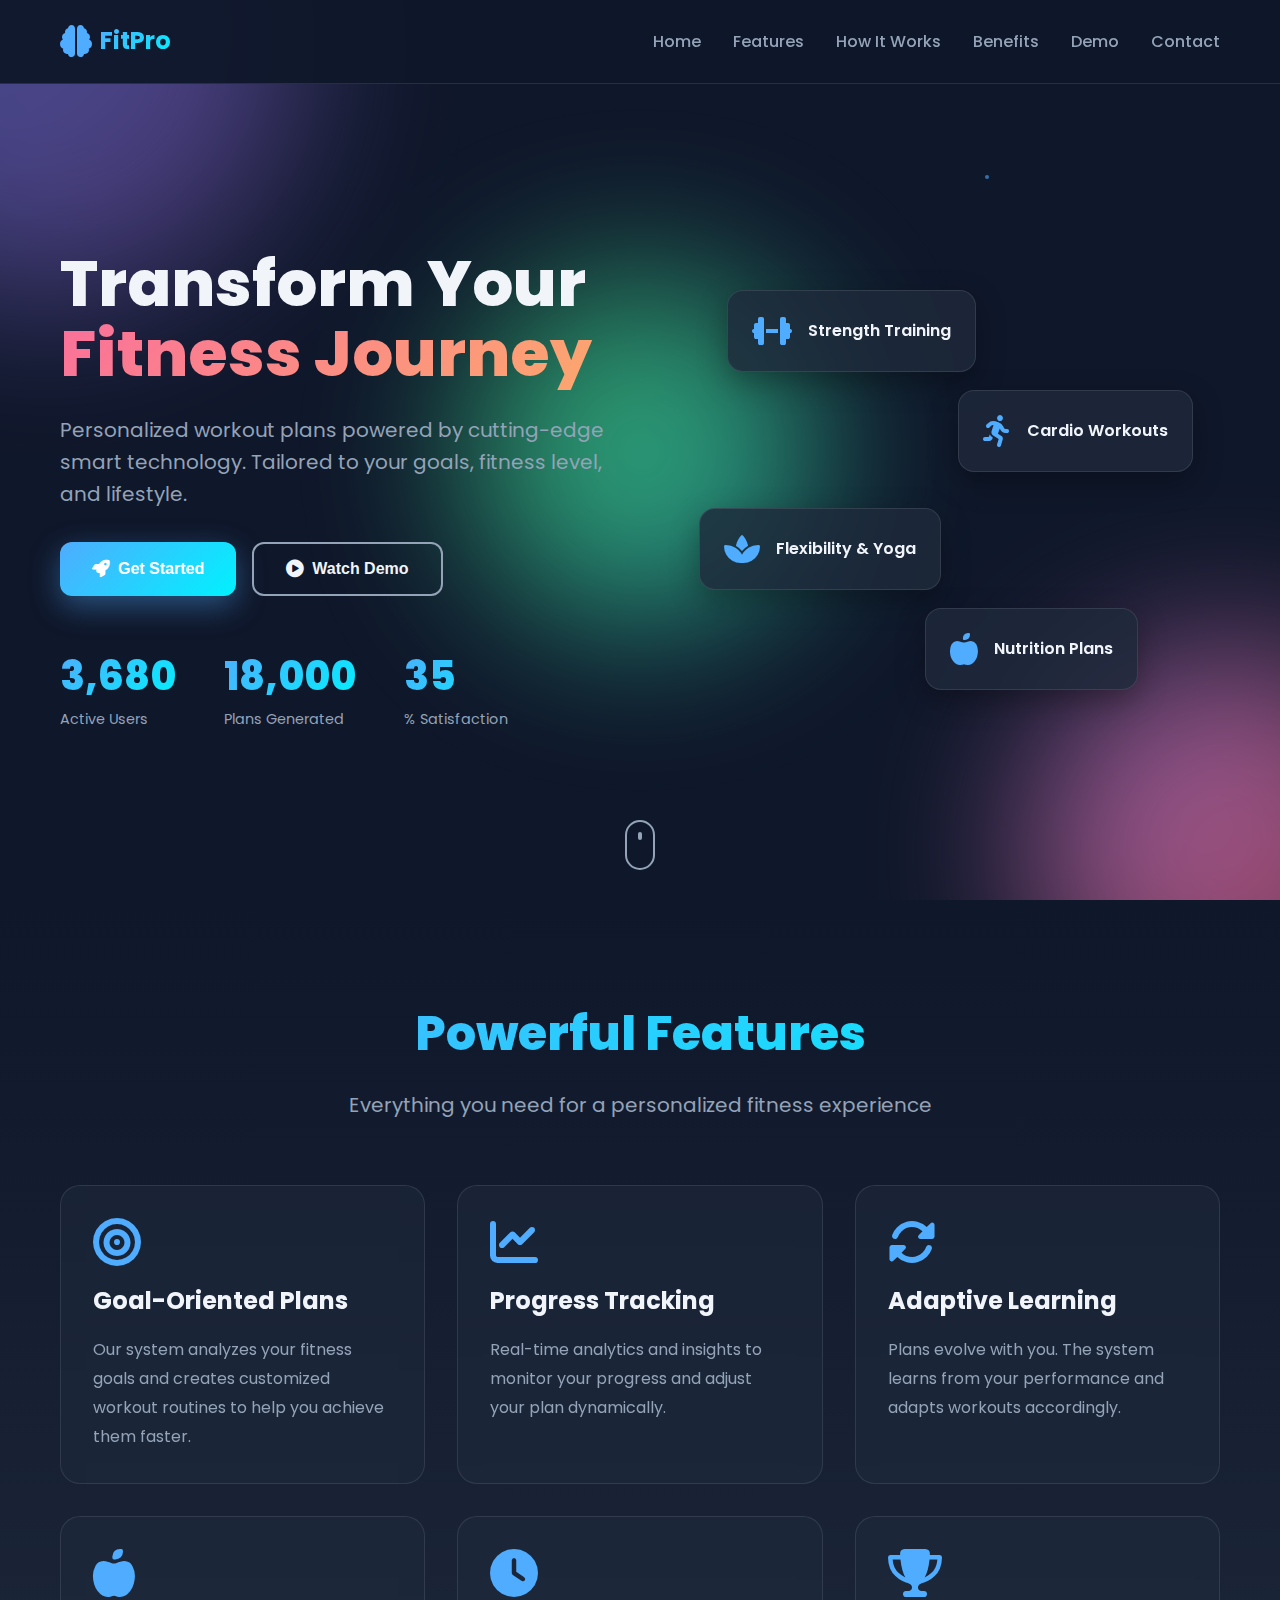
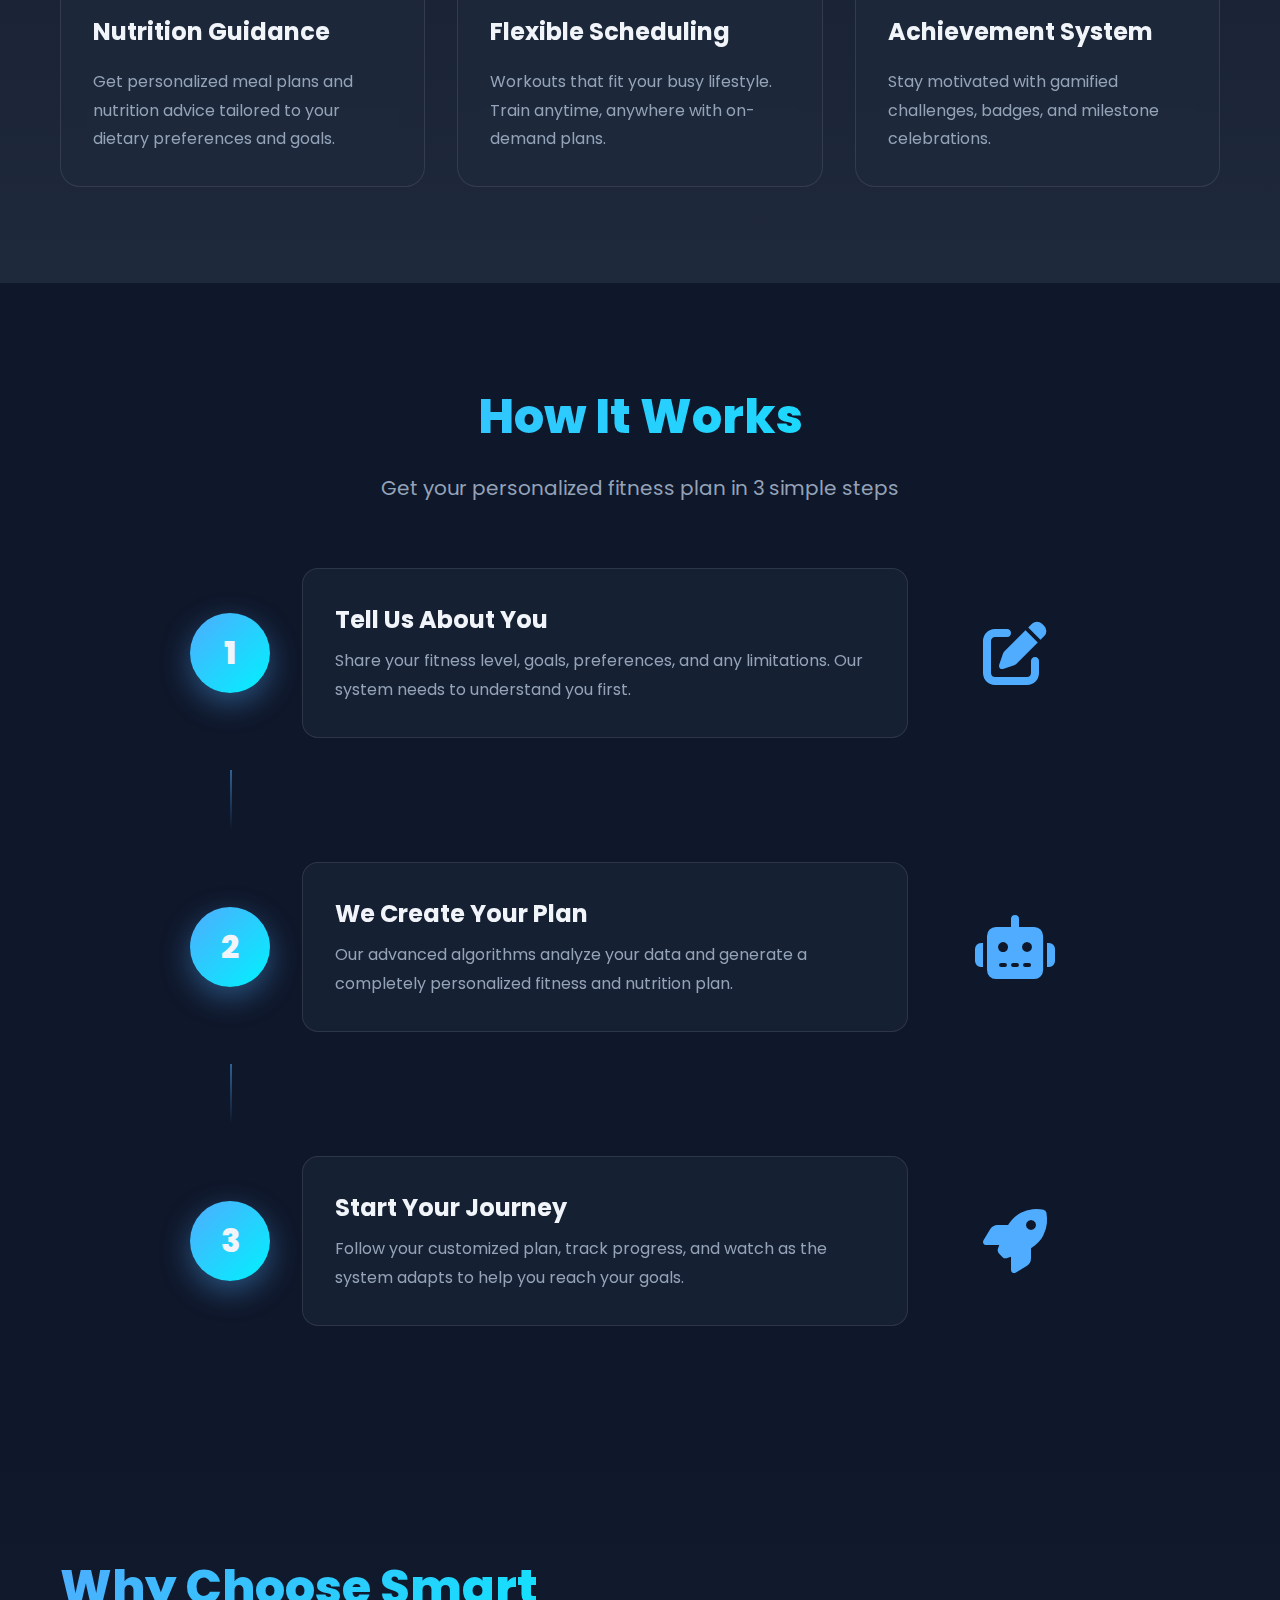
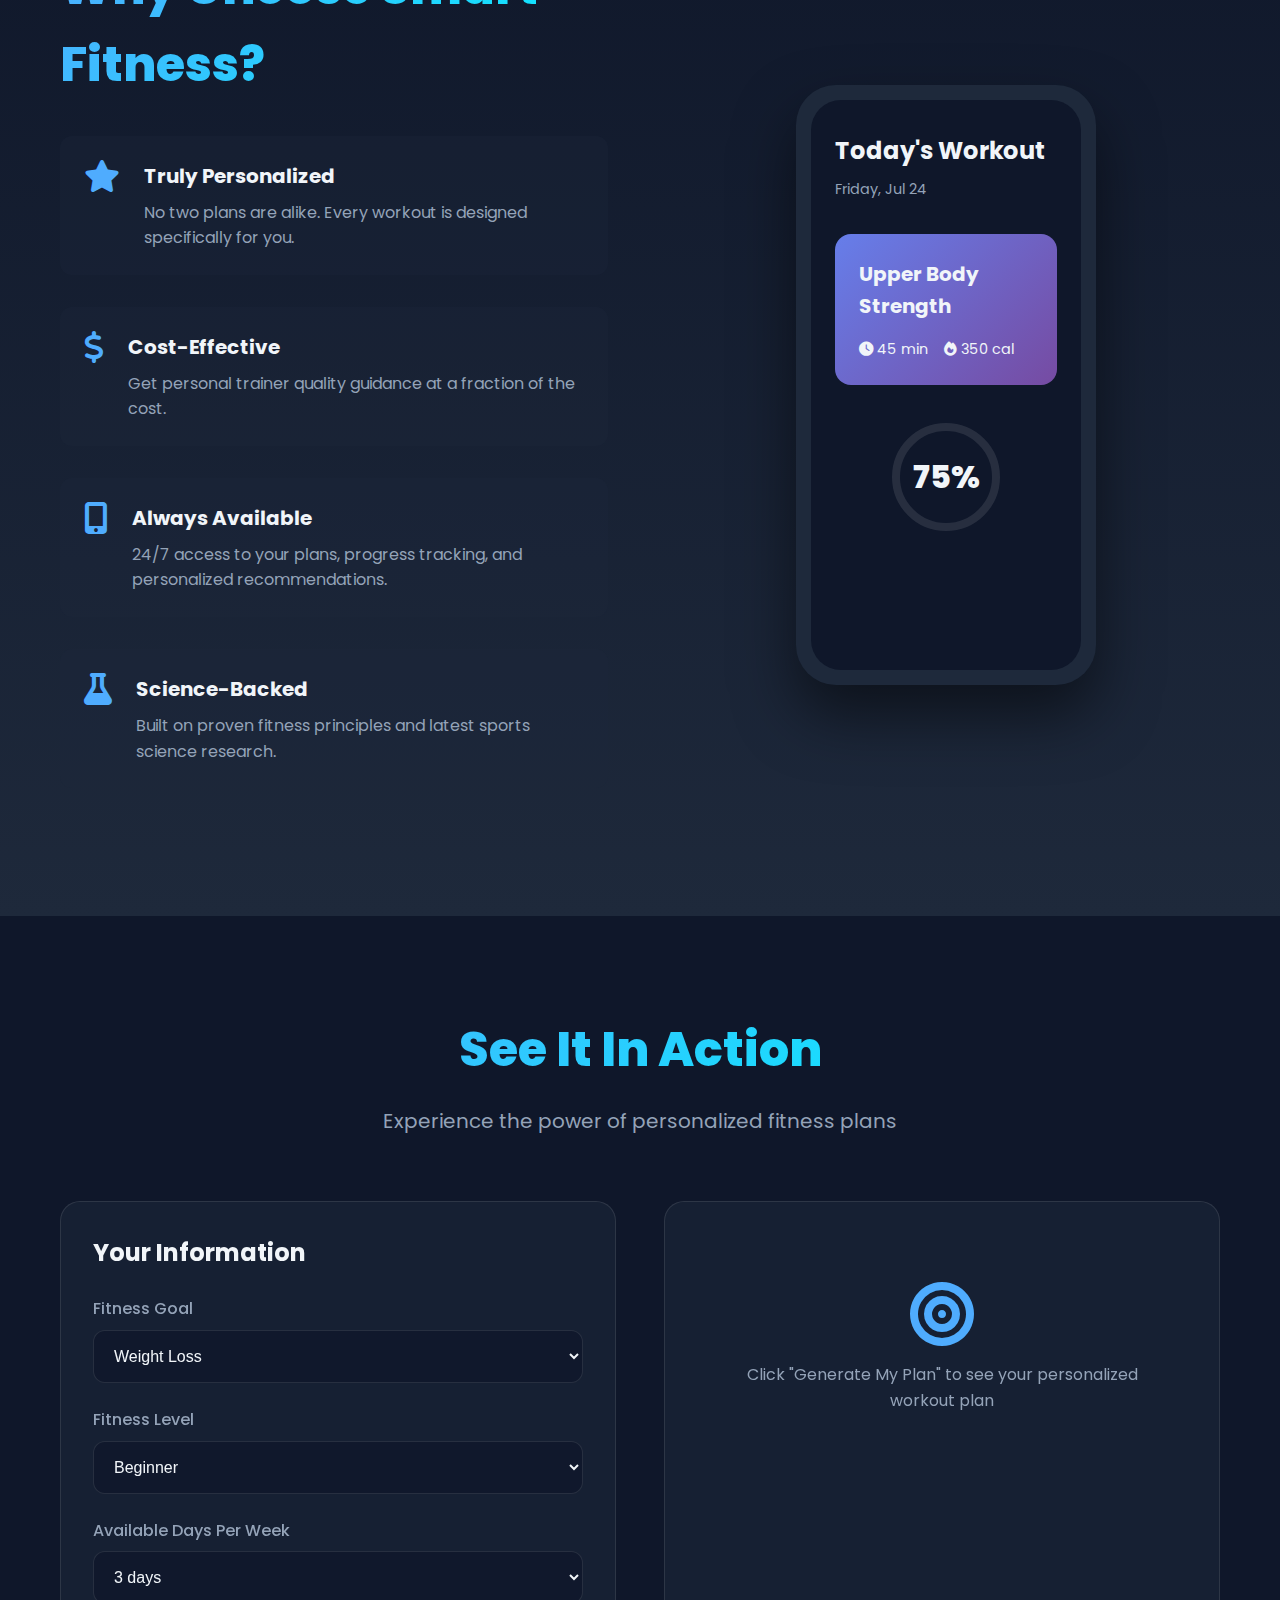
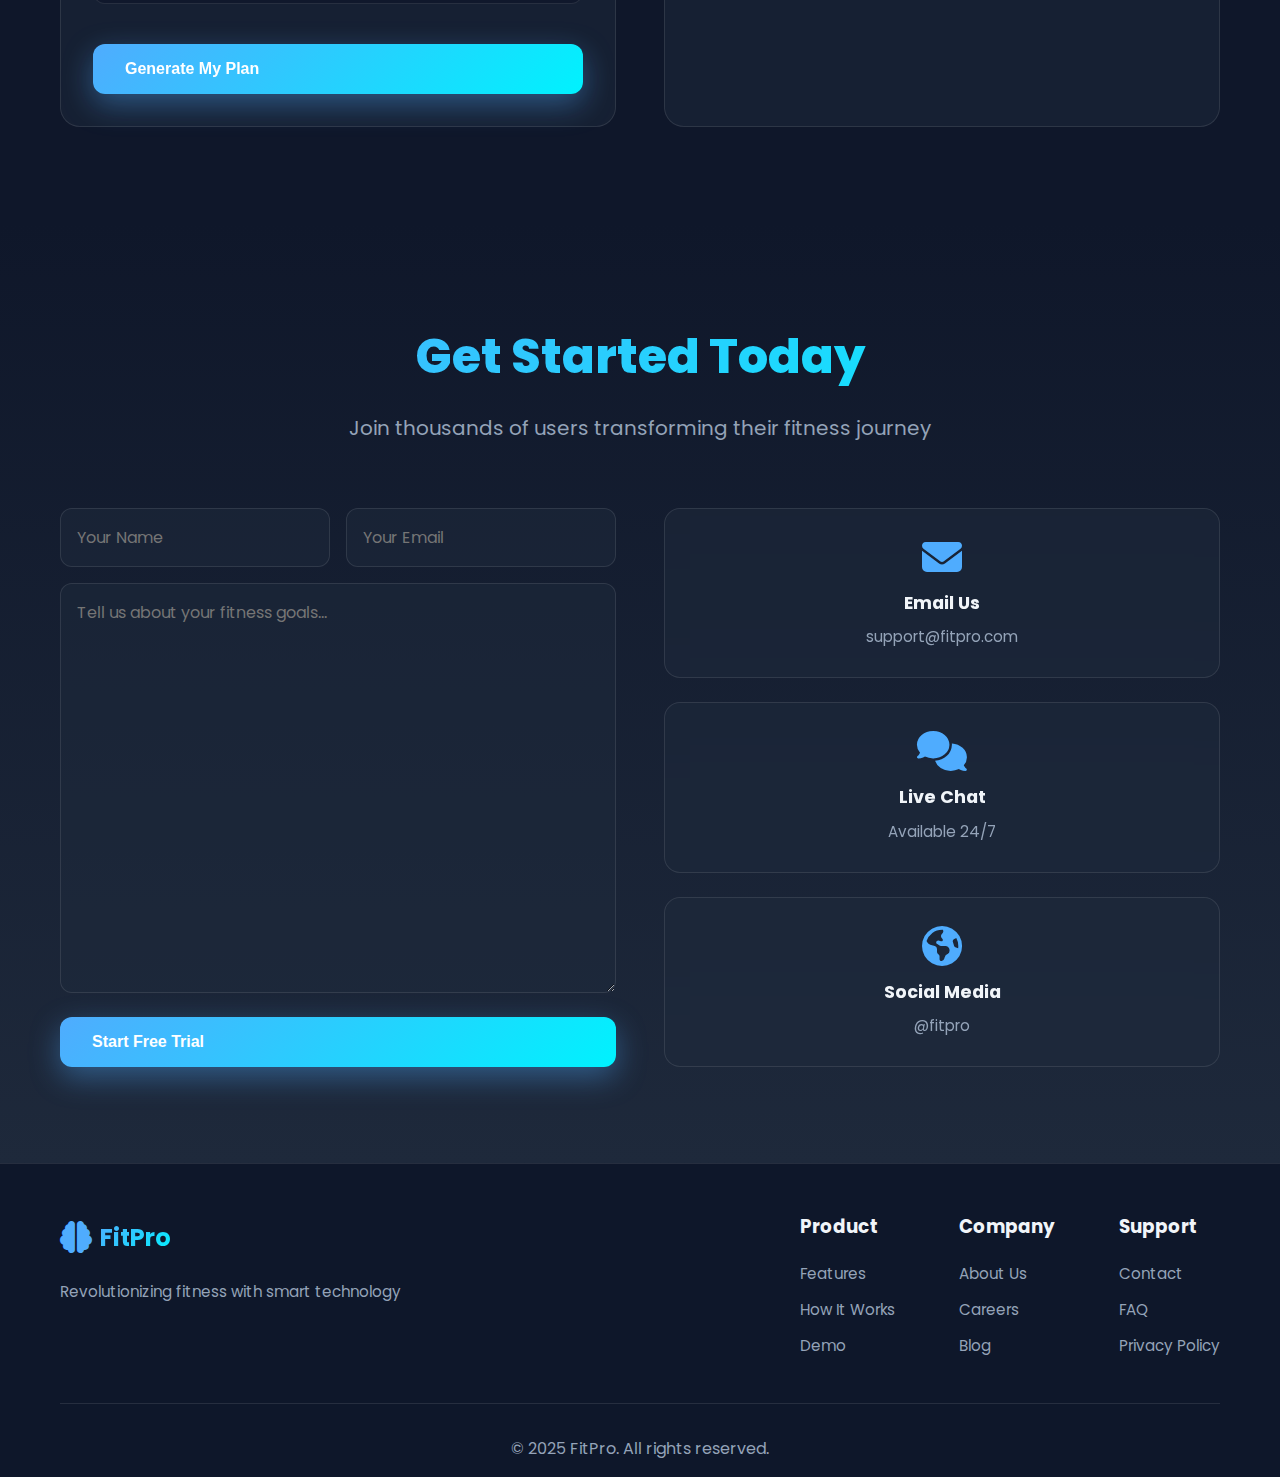
<file: index.html>
<!DOCTYPE html>
<html lang="en">
<head>
    <meta charset="UTF-8">
    <meta name="viewport" content="width=device-width, initial-scale=1.0">
    <title>FitPro - Creating Customized Fitness Plans</title>
    <link rel="icon" href="data:image/svg+xml,<svg xmlns='http://www.w3.org/2000/svg' viewBox='0 0 640 512'><path fill='%234facfe' d='M104 96H56c-13.3 0-24 10.7-24 24v104H8c-4.4 0-8 3.6-8 8v48c0 4.4 3.6 8 8 8h24v104c0 13.3 10.7 24 24 24h48c13.3 0 24-10.7 24-24V120c0-13.3-10.7-24-24-24zm528 128h-24V120c0-13.3-10.7-24-24-24h-48c-13.3 0-24 10.7-24 24v272c0 13.3 10.7 24 24 24h48c13.3 0 24-10.7 24-24V288h24c4.4 0 8-3.6 8-8v-48c0-4.4-3.6-8-8-8zM456 32h-48c-13.3 0-24 10.7-24 24v168H256V56c0-13.3-10.7-24-24-24h-48c-13.3 0-24 10.7-24 24v400c0 13.3 10.7 24 24 24h48c13.3 0 24-10.7 24-24V288h128v168c0 13.3 10.7 24 24 24h48c13.3 0 24-10.7 24-24V56c0-13.3-10.7-24-24-24z'/></svg>">
    <link rel="stylesheet" href="styles.css">
    <link rel="preconnect" href="https://fonts.googleapis.com">
    <link rel="preconnect" href="https://fonts.gstatic.com" crossorigin>
    <link href="https://fonts.googleapis.com/css2?family=Poppins:wght@300;400;600;700;800&display=swap" rel="stylesheet">
    <link rel="stylesheet" href="https://cdnjs.cloudflare.com/ajax/libs/font-awesome/6.4.0/css/all.min.css">
</head>
<body>
    <!-- Navigation -->
    <nav class="navbar">
        <div class="container">
            <div class="nav-brand">
                <span class="logo-icon"><i class="fas fa-brain"></i></span>
                <span class="logo-text">FitPro</span>
            </div>
            <ul class="nav-menu">
                <li><a href="#home" class="nav-link">Home</a></li>
                <li><a href="#features" class="nav-link">Features</a></li>
                <li><a href="#how-it-works" class="nav-link">How It Works</a></li>
                <li><a href="#benefits" class="nav-link">Benefits</a></li>
                <li><a href="#demo" class="nav-link">Demo</a></li>
                <li><a href="#contact" class="nav-link">Contact</a></li>
            </ul>
            <button class="mobile-menu-toggle"><i class="fas fa-bars"></i></button>
        </div>
    </nav>

    <!-- Hero Section -->
    <section id="home" class="hero">
        <div class="hero-background">
            <div class="gradient-orb orb-1"></div>
            <div class="gradient-orb orb-2"></div>
            <div class="gradient-orb orb-3"></div>
        </div>
        <div class="container hero-content">
            <div class="hero-text">
                <h1 class="hero-title">
                    <span class="title-line">Transform Your</span>
                    <span class="title-line gradient-text">Fitness Journey</span>
                </h1>
                <p class="hero-subtitle">
                    Personalized workout plans powered by cutting-edge smart technology. 
                    Tailored to your goals, fitness level, and lifestyle.
                </p>
                <div class="hero-buttons">
                    <button class="btn btn-primary" onclick="scrollToSection('contact')"><i class="fas fa-rocket"></i> Get Started</button>
                    <button class="btn btn-secondary" onclick="scrollToSection('demo')"><i class="fas fa-play-circle"></i> Watch Demo</button>
                </div>
                <div class="hero-stats">
                    <div class="stat-item">
                        <span class="stat-number" data-target="10000">0</span>
                        <span class="stat-label">Active Users</span>
                    </div>
                    <div class="stat-item">
                        <span class="stat-number" data-target="50000">0</span>
                        <span class="stat-label">Plans Generated</span>
                    </div>
                    <div class="stat-item">
                        <span class="stat-number" data-target="98">0</span>
                        <span class="stat-label">% Satisfaction</span>
                    </div>
                </div>
            </div>
            <div class="hero-image">
                <div class="floating-card card-1">
                    <div class="card-icon"><i class="fas fa-dumbbell"></i></div>
                    <div class="card-text">Strength Training</div>
                </div>
                <div class="floating-card card-2">
                    <div class="card-icon"><i class="fas fa-running"></i></div>
                    <div class="card-text">Cardio Workouts</div>
                </div>
                <div class="floating-card card-3">
                    <div class="card-icon"><i class="fas fa-spa"></i></div>
                    <div class="card-text">Flexibility & Yoga</div>
                </div>
                <div class="floating-card card-4">
                    <div class="card-icon"><i class="fas fa-apple-alt"></i></div>
                    <div class="card-text">Nutrition Plans</div>
                </div>
            </div>
        </div>
        <div class="scroll-indicator">
            <div class="mouse"></div>
        </div>
    </section>

    <!-- Features Section -->
    <section id="features" class="features">
        <div class="container">
            <div class="section-header">
                <h2 class="section-title">Powerful Features</h2>
                <p class="section-subtitle">Everything you need for a personalized fitness experience</p>
            </div>
            <div class="features-grid">
                <div class="feature-card">
                    <div class="feature-icon"><i class="fas fa-bullseye"></i></div>
                    <h3 class="feature-title">Goal-Oriented Plans</h3>
                    <p class="feature-description">Our system analyzes your fitness goals and creates customized workout routines to help you achieve them faster.</p>
                </div>
                <div class="feature-card">
                    <div class="feature-icon"><i class="fas fa-chart-line"></i></div>
                    <h3 class="feature-title">Progress Tracking</h3>
                    <p class="feature-description">Real-time analytics and insights to monitor your progress and adjust your plan dynamically.</p>
                </div>
                <div class="feature-card">
                    <div class="feature-icon"><i class="fas fa-sync-alt"></i></div>
                    <h3 class="feature-title">Adaptive Learning</h3>
                    <p class="feature-description">Plans evolve with you. The system learns from your performance and adapts workouts accordingly.</p>
                </div>
                <div class="feature-card">
                    <div class="feature-icon"><i class="fas fa-apple-alt"></i></div>
                    <h3 class="feature-title">Nutrition Guidance</h3>
                    <p class="feature-description">Get personalized meal plans and nutrition advice tailored to your dietary preferences and goals.</p>
                </div>
                <div class="feature-card">
                    <div class="feature-icon"><i class="fas fa-clock"></i></div>
                    <h3 class="feature-title">Flexible Scheduling</h3>
                    <p class="feature-description">Workouts that fit your busy lifestyle. Train anytime, anywhere with on-demand plans.</p>
                </div>
                <div class="feature-card">
                    <div class="feature-icon"><i class="fas fa-trophy"></i></div>
                    <h3 class="feature-title">Achievement System</h3>
                    <p class="feature-description">Stay motivated with gamified challenges, badges, and milestone celebrations.</p>
                </div>
            </div>
        </div>
    </section>

    <!-- How It Works Section -->
    <section id="how-it-works" class="how-it-works">
        <div class="container">
            <div class="section-header">
                <h2 class="section-title">How It Works</h2>
                <p class="section-subtitle">Get your personalized fitness plan in 3 simple steps</p>
            </div>
            <div class="steps-container">
                <div class="step">
                    <div class="step-number">1</div>
                    <div class="step-content">
                        <h3 class="step-title">Tell Us About You</h3>
                        <p class="step-description">Share your fitness level, goals, preferences, and any limitations. Our system needs to understand you first.</p>
                    </div>
                    <div class="step-visual">
                        <div class="visual-icon"><i class="fas fa-edit"></i></div>
                    </div>
                </div>
                <div class="step-connector"></div>
                <div class="step">
                    <div class="step-number">2</div>
                    <div class="step-content">
                        <h3 class="step-title">We Create Your Plan</h3>
                        <p class="step-description">Our advanced algorithms analyze your data and generate a completely personalized fitness and nutrition plan.</p>
                    </div>
                    <div class="step-visual">
                        <div class="visual-icon"><i class="fas fa-robot"></i></div>
                    </div>
                </div>
                <div class="step-connector"></div>
                <div class="step">
                    <div class="step-number">3</div>
                    <div class="step-content">
                        <h3 class="step-title">Start Your Journey</h3>
                        <p class="step-description">Follow your customized plan, track progress, and watch as the system adapts to help you reach your goals.</p>
                    </div>
                    <div class="step-visual">
                        <div class="visual-icon"><i class="fas fa-rocket"></i></div>
                    </div>
                </div>
            </div>
        </div>
    </section>

    <!-- Benefits Section -->
    <section id="benefits" class="benefits">
        <div class="container">
            <div class="benefits-content">
                <div class="benefits-text">
                    <h2 class="section-title">Why Choose Smart Fitness?</h2>
                    <div class="benefit-list">
                        <div class="benefit-item">
                            <div class="benefit-icon"><i class="fas fa-star"></i></div>
                            <div class="benefit-text">
                                <h4>Truly Personalized</h4>
                                <p>No two plans are alike. Every workout is designed specifically for you.</p>
                            </div>
                        </div>
                        <div class="benefit-item">
                            <div class="benefit-icon"><i class="fas fa-dollar-sign"></i></div>
                            <div class="benefit-text">
                                <h4>Cost-Effective</h4>
                                <p>Get personal trainer quality guidance at a fraction of the cost.</p>
                            </div>
                        </div>
                        <div class="benefit-item">
                            <div class="benefit-icon"><i class="fas fa-mobile-alt"></i></div>
                            <div class="benefit-text">
                                <h4>Always Available</h4>
                                <p>24/7 access to your plans, progress tracking, and personalized recommendations.</p>
                            </div>
                        </div>
                        <div class="benefit-item">
                            <div class="benefit-icon"><i class="fas fa-flask"></i></div>
                            <div class="benefit-text">
                                <h4>Science-Backed</h4>
                                <p>Built on proven fitness principles and latest sports science research.</p>
                            </div>
                        </div>
                    </div>
                </div>
                <div class="benefits-visual">
                    <div class="phone-mockup">
                        <div class="phone-screen">
                            <div class="app-preview">
                                <div class="app-header">
                                    <div class="app-title">Today's Workout</div>
                                    <div class="app-date" id="current-date">Monday, Oct 8</div>
                                </div>
                                <div class="workout-card">
                                    <div class="workout-title">Upper Body Strength</div>
                                    <div class="workout-stats">
                                        <span><i class="fas fa-clock"></i> 45 min</span>
                                        <span><i class="fas fa-fire"></i> 350 cal</span>
                                    </div>
                                </div>
                                <div class="progress-ring">
                                    <svg class="progress-svg" viewBox="0 0 120 120">
                                        <circle class="progress-bg" cx="60" cy="60" r="50"></circle>
                                        <circle class="progress-bar" cx="60" cy="60" r="50"></circle>
                                    </svg>
                                    <div class="progress-text">75%</div>
                                </div>
                            </div>
                        </div>
                    </div>
                </div>
            </div>
        </div>
    </section>

    <!-- Demo Section -->
    <section id="demo" class="demo">
        <div class="container">
            <div class="section-header">
                <h2 class="section-title">See It In Action</h2>
                <p class="section-subtitle">Experience the power of personalized fitness plans</p>
            </div>
            <div class="demo-container">
                <div class="demo-input">
                    <h3>Your Information</h3>
                    <div class="input-group">
                        <label>Fitness Goal</label>
                        <select id="fitness-goal" class="demo-select">
                            <option>Weight Loss</option>
                            <option>Muscle Gain</option>
                            <option>General Fitness</option>
                            <option>Athletic Performance</option>
                        </select>
                    </div>
                    <div class="input-group">
                        <label>Fitness Level</label>
                        <select id="fitness-level" class="demo-select">
                            <option>Beginner</option>
                            <option>Intermediate</option>
                            <option>Advanced</option>
                        </select>
                    </div>
                    <div class="input-group">
                        <label>Available Days Per Week</label>
                        <select id="available-days" class="demo-select">
                            <option>3 days</option>
                            <option>4 days</option>
                            <option>5 days</option>
                            <option>6 days</option>
                        </select>
                    </div>
                    <button class="btn btn-primary generate-btn">Generate My Plan</button>
                </div>
                <div class="demo-output">
                    <div class="output-placeholder">
                        <div class="placeholder-icon"><i class="fas fa-bullseye"></i></div>
                        <p>Click "Generate My Plan" to see your personalized workout plan</p>
                    </div>
                    <div class="output-result" style="display: none;">
                        <h3>Your Personalized Plan</h3>
                        <div class="plan-week">
                            <div class="plan-day">
                                <div class="day-header">Monday</div>
                                <div class="day-workout">Upper Body Strength</div>
                                <div class="day-duration">45 minutes</div>
                            </div>
                            <div class="plan-day">
                                <div class="day-header">Wednesday</div>
                                <div class="day-workout">Cardio & Core</div>
                                <div class="day-duration">40 minutes</div>
                            </div>
                            <div class="plan-day">
                                <div class="day-header">Friday</div>
                                <div class="day-workout">Lower Body Power</div>
                                <div class="day-duration">50 minutes</div>
                            </div>
                        </div>
                    </div>
                </div>
            </div>
        </div>
    </section>

    <!-- Contact Section -->
    <section id="contact" class="contact">
        <div class="container">
            <div class="section-header">
                <h2 class="section-title">Get Started Today</h2>
                <p class="section-subtitle">Join thousands of users transforming their fitness journey</p>
            </div>
            <div class="contact-content">
                <form class="contact-form">
                    <div class="form-row">
                        <input type="text" placeholder="Your Name" class="form-input">
                        <input type="email" placeholder="Your Email" class="form-input">
                    </div>
                    <textarea placeholder="Tell us about your fitness goals..." class="form-textarea"></textarea>
                    <button type="submit" class="btn btn-primary">Start Free Trial</button>
                </form>
                <div class="contact-info">
                    <div class="info-card">
                        <div class="info-icon"><i class="fas fa-envelope"></i></div>
                        <h4>Email Us</h4>
                        <p>support@fitpro.com</p>
                    </div>
                    <div class="info-card">
                        <div class="info-icon"><i class="fas fa-comments"></i></div>
                        <h4>Live Chat</h4>
                        <p>Available 24/7</p>
                    </div>
                    <div class="info-card">
                        <div class="info-icon"><i class="fas fa-globe-americas"></i></div>
                        <h4>Social Media</h4>
                        <p>@fitpro</p>
                    </div>
                </div>
            </div>
        </div>
    </section>

    <!-- Footer -->
    <footer class="footer">
        <div class="container">
            <div class="footer-content">
                <div class="footer-brand">
                    <div class="footer-logo">
                        <span class="logo-icon"><i class="fas fa-brain"></i></span>
                        <span class="logo-text">FitPro</span>
                    </div>
                    <p>Revolutionizing fitness with smart technology</p>
                </div>
                <div class="footer-links">
                    <div class="footer-column">
                        <h4>Product</h4>
                        <a href="#features" onclick="scrollToSection('features'); return false;">Features</a>
                        <a href="#how-it-works" onclick="scrollToSection('how-it-works'); return false;">How It Works</a>
                        <a href="#demo" onclick="scrollToSection('demo'); return false;">Demo</a>
                    </div>
                    <div class="footer-column">
                        <h4>Company</h4>
                        <a href="about.html">About Us</a>
                        <a href="careers.html">Careers</a>
                        <a href="blog.html">Blog</a>
                    </div>
                    <div class="footer-column">
                        <h4>Support</h4>
                        <a href="#contact" onclick="scrollToSection('contact'); return false;">Contact</a>
                        <a href="faq.html">FAQ</a>
                        <a href="privacy.html">Privacy Policy</a>
                    </div>
                </div>
            </div>
            <div class="footer-bottom">
                <p>&copy; 2025 FitPro. All rights reserved.</p>
            </div>
        </div>
    </footer>

    <script src="script.js"></script>
</body>
</html>
</file>
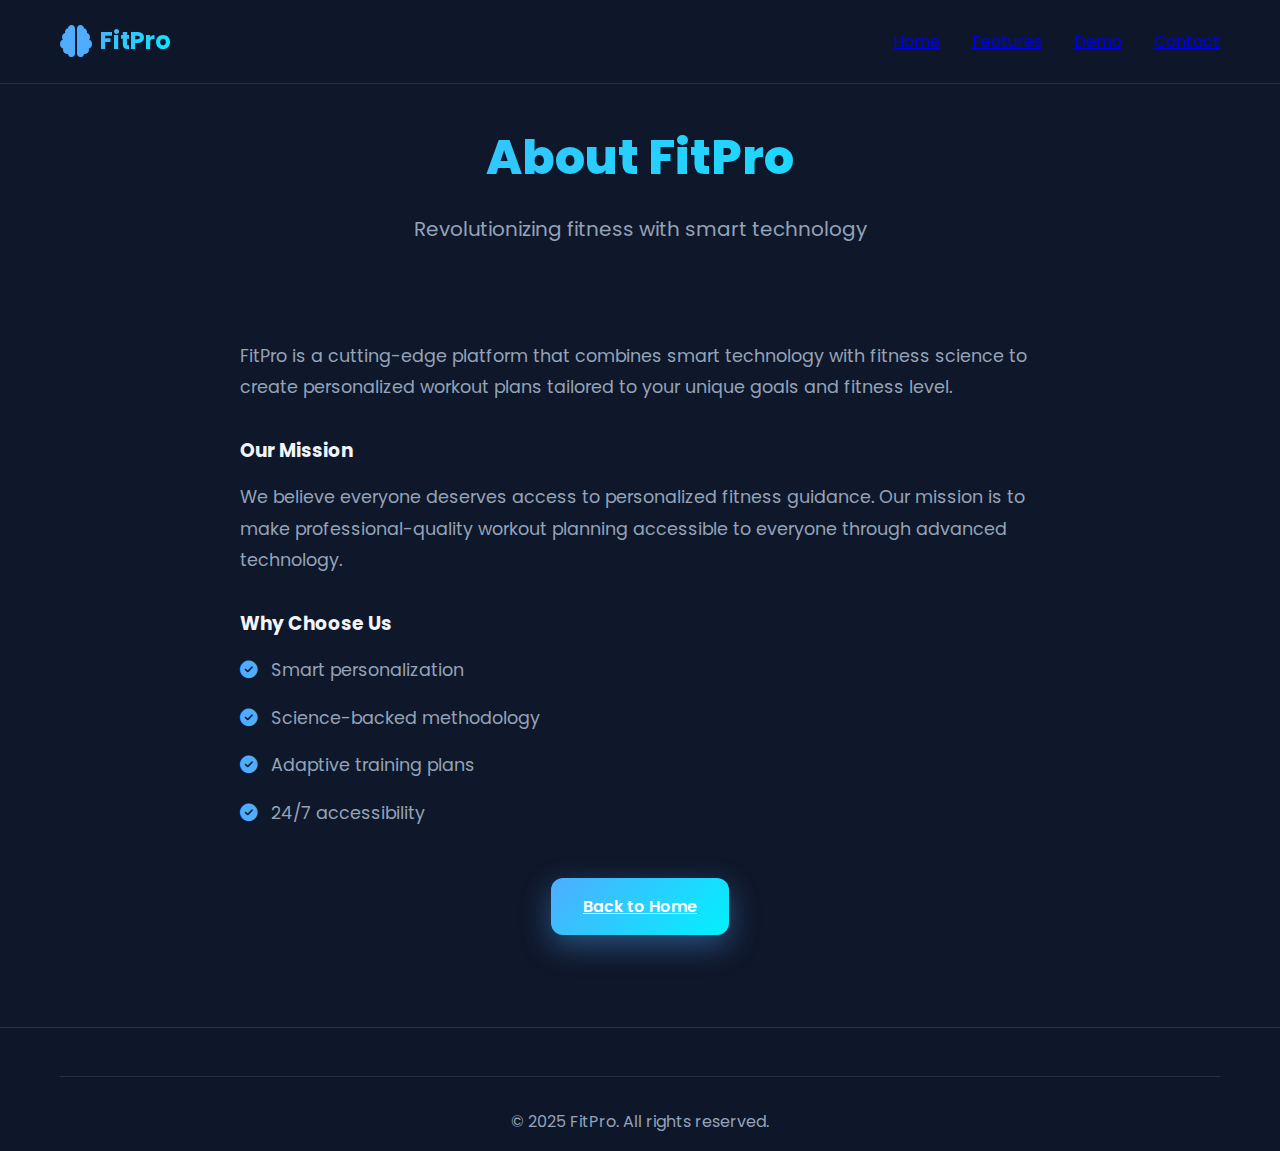
<file: about.html>
<!DOCTYPE html>
<html lang="en">
<head>
    <meta charset="UTF-8">
    <meta name="viewport" content="width=device-width, initial-scale=1.0">
    <title>About Us - FitPro</title>
    <link rel="icon" href="data:image/svg+xml,<svg xmlns='http://www.w3.org/2000/svg' viewBox='0 0 640 512'><path fill='%234facfe' d='M104 96H56c-13.3 0-24 10.7-24 24v104H8c-4.4 0-8 3.6-8 8v48c0 4.4 3.6 8 8 8h24v104c0 13.3 10.7 24 24 24h48c13.3 0 24-10.7 24-24V120c0-13.3-10.7-24-24-24zm528 128h-24V120c0-13.3-10.7-24-24-24h-48c-13.3 0-24 10.7-24 24v272c0 13.3 10.7 24 24 24h48c13.3 0 24-10.7 24-24V288h24c4.4 0 8-3.6 8-8v-48c0-4.4-3.6-8-8-8zM456 32h-48c-13.3 0-24 10.7-24 24v168H256V56c0-13.3-10.7-24-24-24h-48c-13.3 0-24 10.7-24 24v400c0 13.3 10.7 24 24 24h48c13.3 0 24-10.7 24-24V288h128v168c0 13.3 10.7 24 24 24h48c13.3 0 24-10.7 24-24V56c0-13.3-10.7-24-24-24z'/></svg>">
    <link rel="stylesheet" href="styles.css">
    <link rel="stylesheet" href="https://cdnjs.cloudflare.com/ajax/libs/font-awesome/6.4.0/css/all.min.css">
    <link href="https://fonts.googleapis.com/css2?family=Poppins:wght@300;400;500;600;700;800&display=swap" rel="stylesheet">
</head>
<body>
    <!-- Navigation -->
    <nav class="navbar">
        <div class="container">
            <div class="nav-brand">
                <span class="logo-icon"><i class="fas fa-brain"></i></span>
                <span class="logo-text">FitPro</span>
            </div>
            <ul class="nav-menu">
                <li><a href="index.html">Home</a></li>
                <li><a href="index.html#features">Features</a></li>
                <li><a href="index.html#demo">Demo</a></li>
                <li><a href="index.html#contact">Contact</a></li>
            </ul>
        </div>
    </nav>

    <!-- About Content -->
    <section class="page-section" style="padding: 120px 0 60px;">
        <div class="container">
            <div class="section-header">
                <h1 class="section-title">About FitPro</h1>
                <p class="section-subtitle">Revolutionizing fitness with smart technology</p>
            </div>
            
            <div class="page-content" style="max-width: 800px; margin: 0 auto; padding: 2rem 0;">
                <p style="color: var(--text-secondary); font-size: 1.1rem; line-height: 1.8; margin-bottom: 1.5rem;">
                    FitPro is a cutting-edge platform that combines smart technology with fitness science 
                    to create personalized workout plans tailored to your unique goals and fitness level.
                </p>
                
                <h3 style="color: var(--text-primary); margin: 2rem 0 1rem;">Our Mission</h3>
                <p style="color: var(--text-secondary); font-size: 1.1rem; line-height: 1.8; margin-bottom: 1.5rem;">
                    We believe everyone deserves access to personalized fitness guidance. Our mission is to make 
                    professional-quality workout planning accessible to everyone through advanced technology.
                </p>
                
                <h3 style="color: var(--text-primary); margin: 2rem 0 1rem;">Why Choose Us</h3>
                <ul style="color: var(--text-secondary); font-size: 1.1rem; line-height: 1.8; list-style: none; padding-left: 0;">
                    <li style="margin-bottom: 1rem;"><i class="fas fa-check-circle" style="color: #4facfe; margin-right: 0.5rem;"></i> Smart personalization</li>
                    <li style="margin-bottom: 1rem;"><i class="fas fa-check-circle" style="color: #4facfe; margin-right: 0.5rem;"></i> Science-backed methodology</li>
                    <li style="margin-bottom: 1rem;"><i class="fas fa-check-circle" style="color: #4facfe; margin-right: 0.5rem;"></i> Adaptive training plans</li>
                    <li style="margin-bottom: 1rem;"><i class="fas fa-check-circle" style="color: #4facfe; margin-right: 0.5rem;"></i> 24/7 accessibility</li>
                </ul>
                
                <div style="text-align: center; margin-top: 3rem;">
                    <a href="index.html" class="btn btn-primary">Back to Home</a>
                </div>
            </div>
        </div>
    </section>

    <!-- Footer -->
    <footer class="footer">
        <div class="container">
            <div class="footer-bottom">
                <p>&copy; 2025 FitPro. All rights reserved.</p>
            </div>
        </div>
    </footer>

    <script src="script.js"></script>
</body>
</html>
</file>
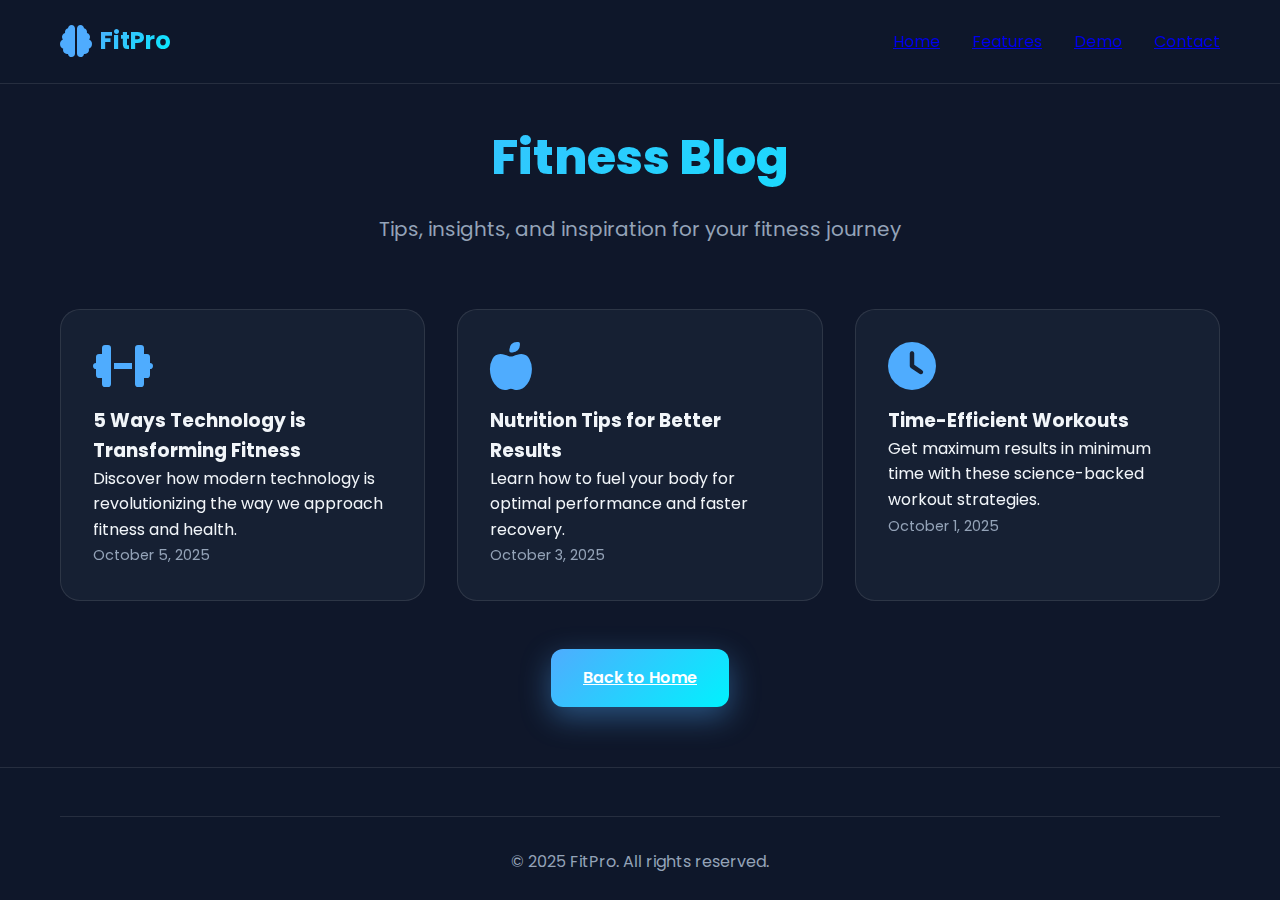
<file: blog.html>
<!DOCTYPE html>
<html lang="en">
<head>
    <meta charset="UTF-8">
    <meta name="viewport" content="width=device-width, initial-scale=1.0">
    <title>Blog - FitPro</title>
    <link rel="icon" href="data:image/svg+xml,<svg xmlns='http://www.w3.org/2000/svg' viewBox='0 0 640 512'><path fill='%234facfe' d='M104 96H56c-13.3 0-24 10.7-24 24v104H8c-4.4 0-8 3.6-8 8v48c0 4.4 3.6 8 8 8h24v104c0 13.3 10.7 24 24 24h48c13.3 0 24-10.7 24-24V120c0-13.3-10.7-24-24-24zm528 128h-24V120c0-13.3-10.7-24-24-24h-48c-13.3 0-24 10.7-24 24v272c0 13.3 10.7 24 24 24h48c13.3 0 24-10.7 24-24V288h24c4.4 0 8-3.6 8-8v-48c0-4.4-3.6-8-8-8zM456 32h-48c-13.3 0-24 10.7-24 24v168H256V56c0-13.3-10.7-24-24-24h-48c-13.3 0-24 10.7-24 24v400c0 13.3 10.7 24 24 24h48c13.3 0 24-10.7 24-24V288h128v168c0 13.3 10.7 24 24 24h48c13.3 0 24-10.7 24-24V56c0-13.3-10.7-24-24-24z'/></svg>">
    <link rel="stylesheet" href="styles.css">
    <link rel="stylesheet" href="https://cdnjs.cloudflare.com/ajax/libs/font-awesome/6.4.0/css/all.min.css">
    <link href="https://fonts.googleapis.com/css2?family=Poppins:wght@300;400;500;600;700;800&display=swap" rel="stylesheet">
</head>
<body>
    <nav class="navbar">
        <div class="container">
            <div class="nav-brand">
                <span class="logo-icon"><i class="fas fa-brain"></i></span>
                <span class="logo-text">FitPro</span>
            </div>
            <ul class="nav-menu">
                <li><a href="index.html">Home</a></li>
                <li><a href="index.html#features">Features</a></li>
                <li><a href="index.html#demo">Demo</a></li>
                <li><a href="index.html#contact">Contact</a></li>
            </ul>
        </div>
    </nav>

    <section class="page-section" style="padding: 120px 0 60px;">
        <div class="container">
            <div class="section-header">
                <h1 class="section-title">Fitness Blog</h1>
                <p class="section-subtitle">Tips, insights, and inspiration for your fitness journey</p>
            </div>
            
            <div class="features-grid" style="margin-top: 3rem;">
                <div class="feature-card">
                    <div class="feature-icon"><i class="fas fa-dumbbell"></i></div>
                    <h3>5 Ways Technology is Transforming Fitness</h3>
                    <p>Discover how modern technology is revolutionizing the way we approach fitness and health.</p>
                    <span style="color: var(--text-secondary); font-size: 0.9rem;">October 5, 2025</span>
                </div>
                
                <div class="feature-card">
                    <div class="feature-icon"><i class="fas fa-apple-alt"></i></div>
                    <h3>Nutrition Tips for Better Results</h3>
                    <p>Learn how to fuel your body for optimal performance and faster recovery.</p>
                    <span style="color: var(--text-secondary); font-size: 0.9rem;">October 3, 2025</span>
                </div>
                
                <div class="feature-card">
                    <div class="feature-icon"><i class="fas fa-clock"></i></div>
                    <h3>Time-Efficient Workouts</h3>
                    <p>Get maximum results in minimum time with these science-backed workout strategies.</p>
                    <span style="color: var(--text-secondary); font-size: 0.9rem;">October 1, 2025</span>
                </div>
            </div>
            
            <div style="text-align: center; margin-top: 3rem;">
                <a href="index.html" class="btn btn-primary">Back to Home</a>
            </div>
        </div>
    </section>

    <footer class="footer">
        <div class="container">
            <div class="footer-bottom">
                <p>&copy; 2025 FitPro. All rights reserved.</p>
            </div>
        </div>
    </footer>

    <script src="script.js"></script>
</body>
</html>
</file>
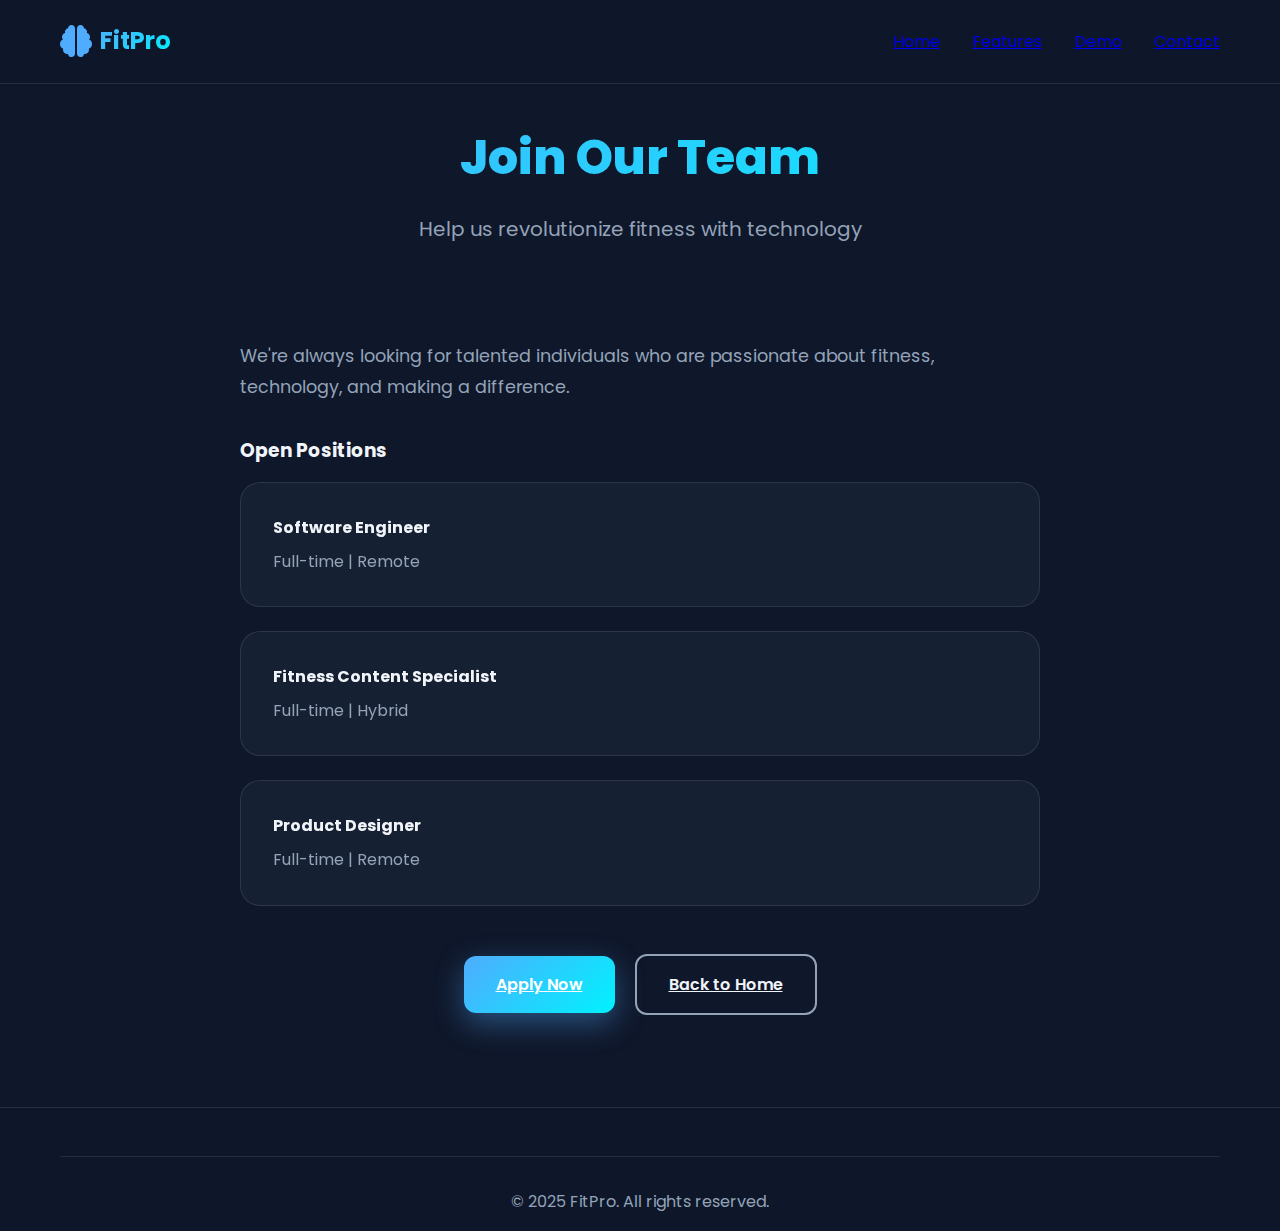
<file: careers.html>
<!DOCTYPE html>
<html lang="en">
<head>
    <meta charset="UTF-8">
    <meta name="viewport" content="width=device-width, initial-scale=1.0">
    <title>Careers - FitPro</title>
    <link rel="icon" href="data:image/svg+xml,<svg xmlns='http://www.w3.org/2000/svg' viewBox='0 0 640 512'><path fill='%234facfe' d='M104 96H56c-13.3 0-24 10.7-24 24v104H8c-4.4 0-8 3.6-8 8v48c0 4.4 3.6 8 8 8h24v104c0 13.3 10.7 24 24 24h48c13.3 0 24-10.7 24-24V120c0-13.3-10.7-24-24-24zm528 128h-24V120c0-13.3-10.7-24-24-24h-48c-13.3 0-24 10.7-24 24v272c0 13.3 10.7 24 24 24h48c13.3 0 24-10.7 24-24V288h24c4.4 0 8-3.6 8-8v-48c0-4.4-3.6-8-8-8zM456 32h-48c-13.3 0-24 10.7-24 24v168H256V56c0-13.3-10.7-24-24-24h-48c-13.3 0-24 10.7-24 24v400c0 13.3 10.7 24 24 24h48c13.3 0 24-10.7 24-24V288h128v168c0 13.3 10.7 24 24 24h48c13.3 0 24-10.7 24-24V56c0-13.3-10.7-24-24-24z'/></svg>">
    <link rel="stylesheet" href="styles.css">
    <link rel="stylesheet" href="https://cdnjs.cloudflare.com/ajax/libs/font-awesome/6.4.0/css/all.min.css">
    <link href="https://fonts.googleapis.com/css2?family=Poppins:wght@300;400;500;600;700;800&display=swap" rel="stylesheet">
</head>
<body>
    <nav class="navbar">
        <div class="container">
            <div class="nav-brand">
                <span class="logo-icon"><i class="fas fa-brain"></i></span>
                <span class="logo-text">FitPro</span>
            </div>
            <ul class="nav-menu">
                <li><a href="index.html">Home</a></li>
                <li><a href="index.html#features">Features</a></li>
                <li><a href="index.html#demo">Demo</a></li>
                <li><a href="index.html#contact">Contact</a></li>
            </ul>
        </div>
    </nav>

    <section class="page-section" style="padding: 120px 0 60px;">
        <div class="container">
            <div class="section-header">
                <h1 class="section-title">Join Our Team</h1>
                <p class="section-subtitle">Help us revolutionize fitness with technology</p>
            </div>
            
            <div class="page-content" style="max-width: 800px; margin: 0 auto; padding: 2rem 0;">
                <p style="color: var(--text-secondary); font-size: 1.1rem; line-height: 1.8; margin-bottom: 2rem;">
                    We're always looking for talented individuals who are passionate about fitness, technology, and making a difference.
                </p>
                
                <h3 style="color: var(--text-primary); margin: 2rem 0 1rem;">Open Positions</h3>
                
                <div class="feature-card" style="margin-bottom: 1.5rem;">
                    <h4 style="color: var(--text-primary); margin-bottom: 0.5rem;">Software Engineer</h4>
                    <p style="color: var(--text-secondary);">Full-time | Remote</p>
                </div>
                
                <div class="feature-card" style="margin-bottom: 1.5rem;">
                    <h4 style="color: var(--text-primary); margin-bottom: 0.5rem;">Fitness Content Specialist</h4>
                    <p style="color: var(--text-secondary);">Full-time | Hybrid</p>
                </div>
                
                <div class="feature-card" style="margin-bottom: 1.5rem;">
                    <h4 style="color: var(--text-primary); margin-bottom: 0.5rem;">Product Designer</h4>
                    <p style="color: var(--text-secondary);">Full-time | Remote</p>
                </div>
                
                <div style="text-align: center; margin-top: 3rem;">
                    <a href="index.html#contact" class="btn btn-primary">Apply Now</a>
                    <a href="index.html" class="btn btn-secondary" style="margin-left: 1rem;">Back to Home</a>
                </div>
            </div>
        </div>
    </section>

    <footer class="footer">
        <div class="container">
            <div class="footer-bottom">
                <p>&copy; 2025 FitPro. All rights reserved.</p>
            </div>
        </div>
    </footer>

    <script src="script.js"></script>
</body>
</html>
</file>
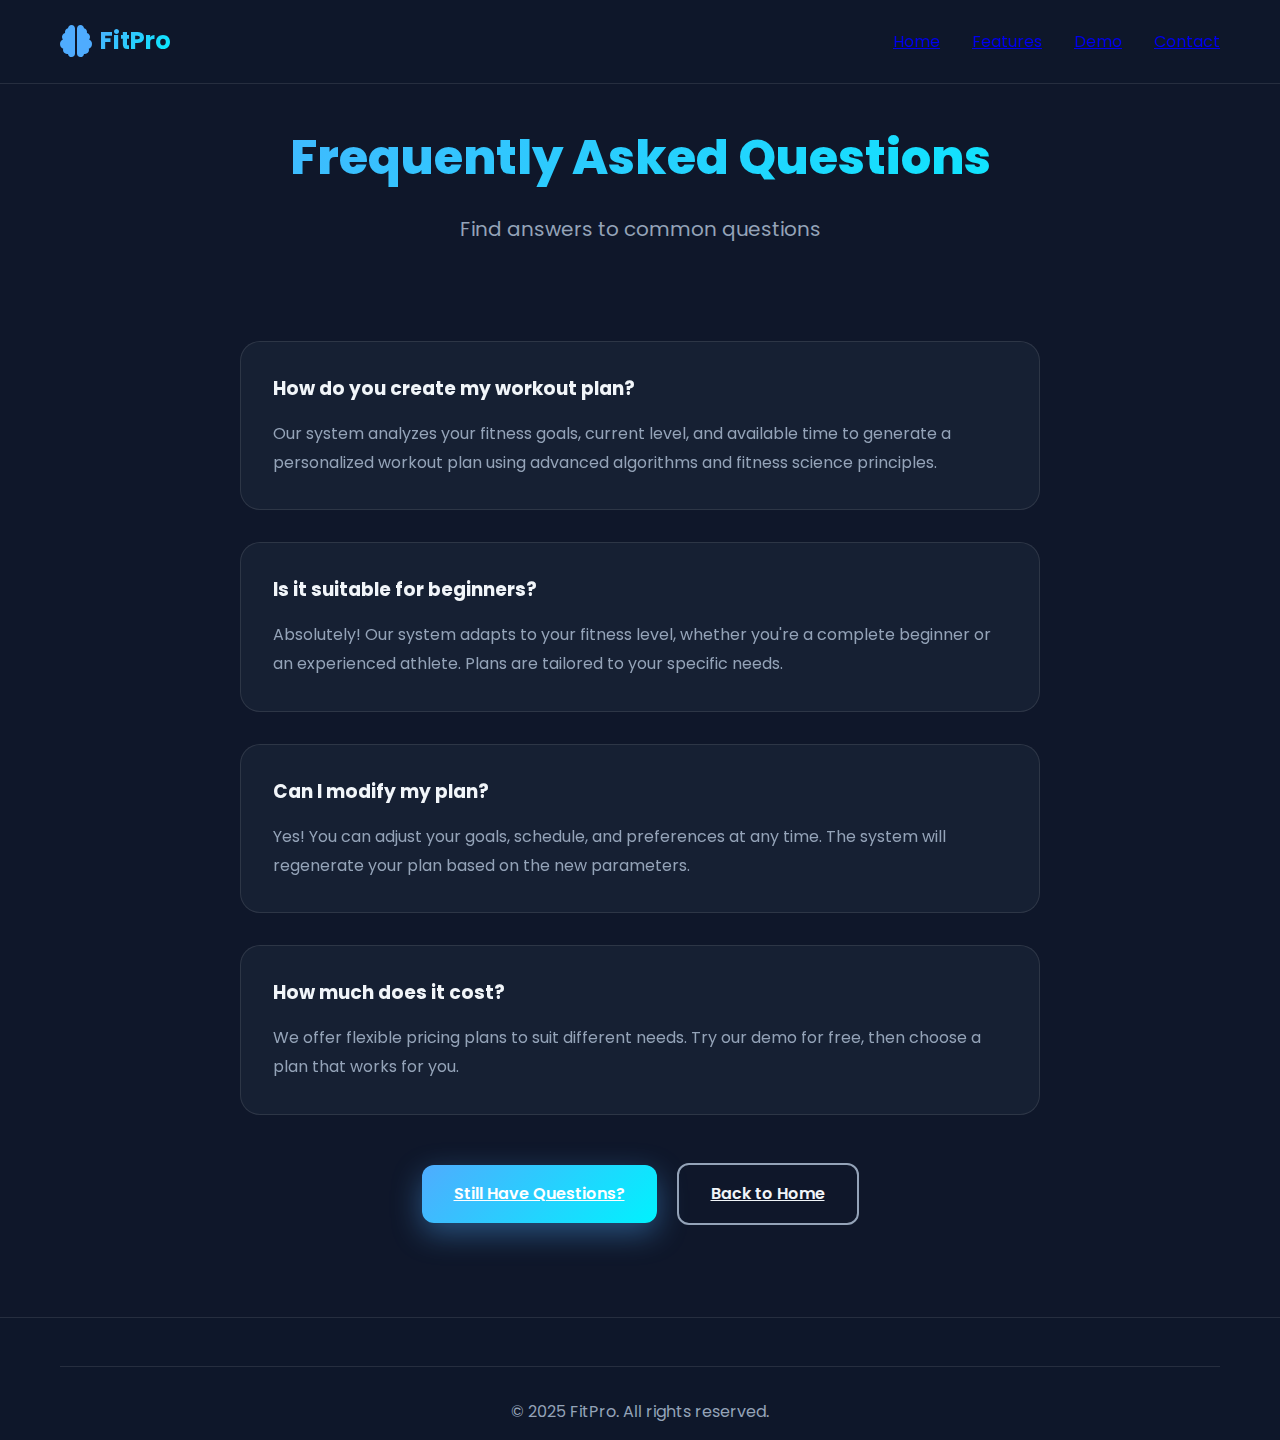
<file: faq.html>
<!DOCTYPE html>
<html lang="en">
<head>
    <meta charset="UTF-8">
    <meta name="viewport" content="width=device-width, initial-scale=1.0">
    <title>FAQ - FitPro</title>
    <link rel="icon" href="data:image/svg+xml,<svg xmlns='http://www.w3.org/2000/svg' viewBox='0 0 100 100'><text y='.9em' font-size='90'>💪</text></svg>">
    <link rel="stylesheet" href="styles.css">
    <link rel="stylesheet" href="https://cdnjs.cloudflare.com/ajax/libs/font-awesome/6.4.0/css/all.min.css">
    <link href="https://fonts.googleapis.com/css2?family=Poppins:wght@300;400;500;600;700;800&display=swap" rel="stylesheet">
</head>
<body>
    <nav class="navbar">
        <div class="container">
            <div class="nav-brand">
                <span class="logo-icon"><i class="fas fa-brain"></i></span>
                <span class="logo-text">FitPro</span>
            </div>
            <ul class="nav-menu">
                <li><a href="index.html">Home</a></li>
                <li><a href="index.html#features">Features</a></li>
                <li><a href="index.html#demo">Demo</a></li>
                <li><a href="index.html#contact">Contact</a></li>
            </ul>
        </div>
    </nav>

    <section class="page-section" style="padding: 120px 0 60px;">
        <div class="container">
            <div class="section-header">
                <h1 class="section-title">Frequently Asked Questions</h1>
                <p class="section-subtitle">Find answers to common questions</p>
            </div>
            
            <div class="page-content" style="max-width: 800px; margin: 0 auto; padding: 2rem 0;">
                <div class="feature-card" style="margin-bottom: 2rem;">
                    <h3 style="color: var(--text-primary); margin-bottom: 1rem;">How do you create my workout plan?</h3>
                    <p style="color: var(--text-secondary); line-height: 1.8;">
                        Our system analyzes your fitness goals, current level, and available time to generate a personalized 
                        workout plan using advanced algorithms and fitness science principles.
                    </p>
                </div>
                
                <div class="feature-card" style="margin-bottom: 2rem;">
                    <h3 style="color: var(--text-primary); margin-bottom: 1rem;">Is it suitable for beginners?</h3>
                    <p style="color: var(--text-secondary); line-height: 1.8;">
                        Absolutely! Our system adapts to your fitness level, whether you're a complete beginner or an 
                        experienced athlete. Plans are tailored to your specific needs.
                    </p>
                </div>
                
                <div class="feature-card" style="margin-bottom: 2rem;">
                    <h3 style="color: var(--text-primary); margin-bottom: 1rem;">Can I modify my plan?</h3>
                    <p style="color: var(--text-secondary); line-height: 1.8;">
                        Yes! You can adjust your goals, schedule, and preferences at any time. The system will regenerate 
                        your plan based on the new parameters.
                    </p>
                </div>
                
                <div class="feature-card" style="margin-bottom: 2rem;">
                    <h3 style="color: var(--text-primary); margin-bottom: 1rem;">How much does it cost?</h3>
                    <p style="color: var(--text-secondary); line-height: 1.8;">
                        We offer flexible pricing plans to suit different needs. Try our demo for free, then choose 
                        a plan that works for you.
                    </p>
                </div>
                
                <div style="text-align: center; margin-top: 3rem;">
                    <a href="index.html#contact" class="btn btn-primary">Still Have Questions?</a>
                    <a href="index.html" class="btn btn-secondary" style="margin-left: 1rem;">Back to Home</a>
                </div>
            </div>
        </div>
    </section>

    <footer class="footer">
        <div class="container">
            <div class="footer-bottom">
                <p>&copy; 2025 FitPro. All rights reserved.</p>
            </div>
        </div>
    </footer>

    <script src="script.js"></script>
</body>
</html>
</file>
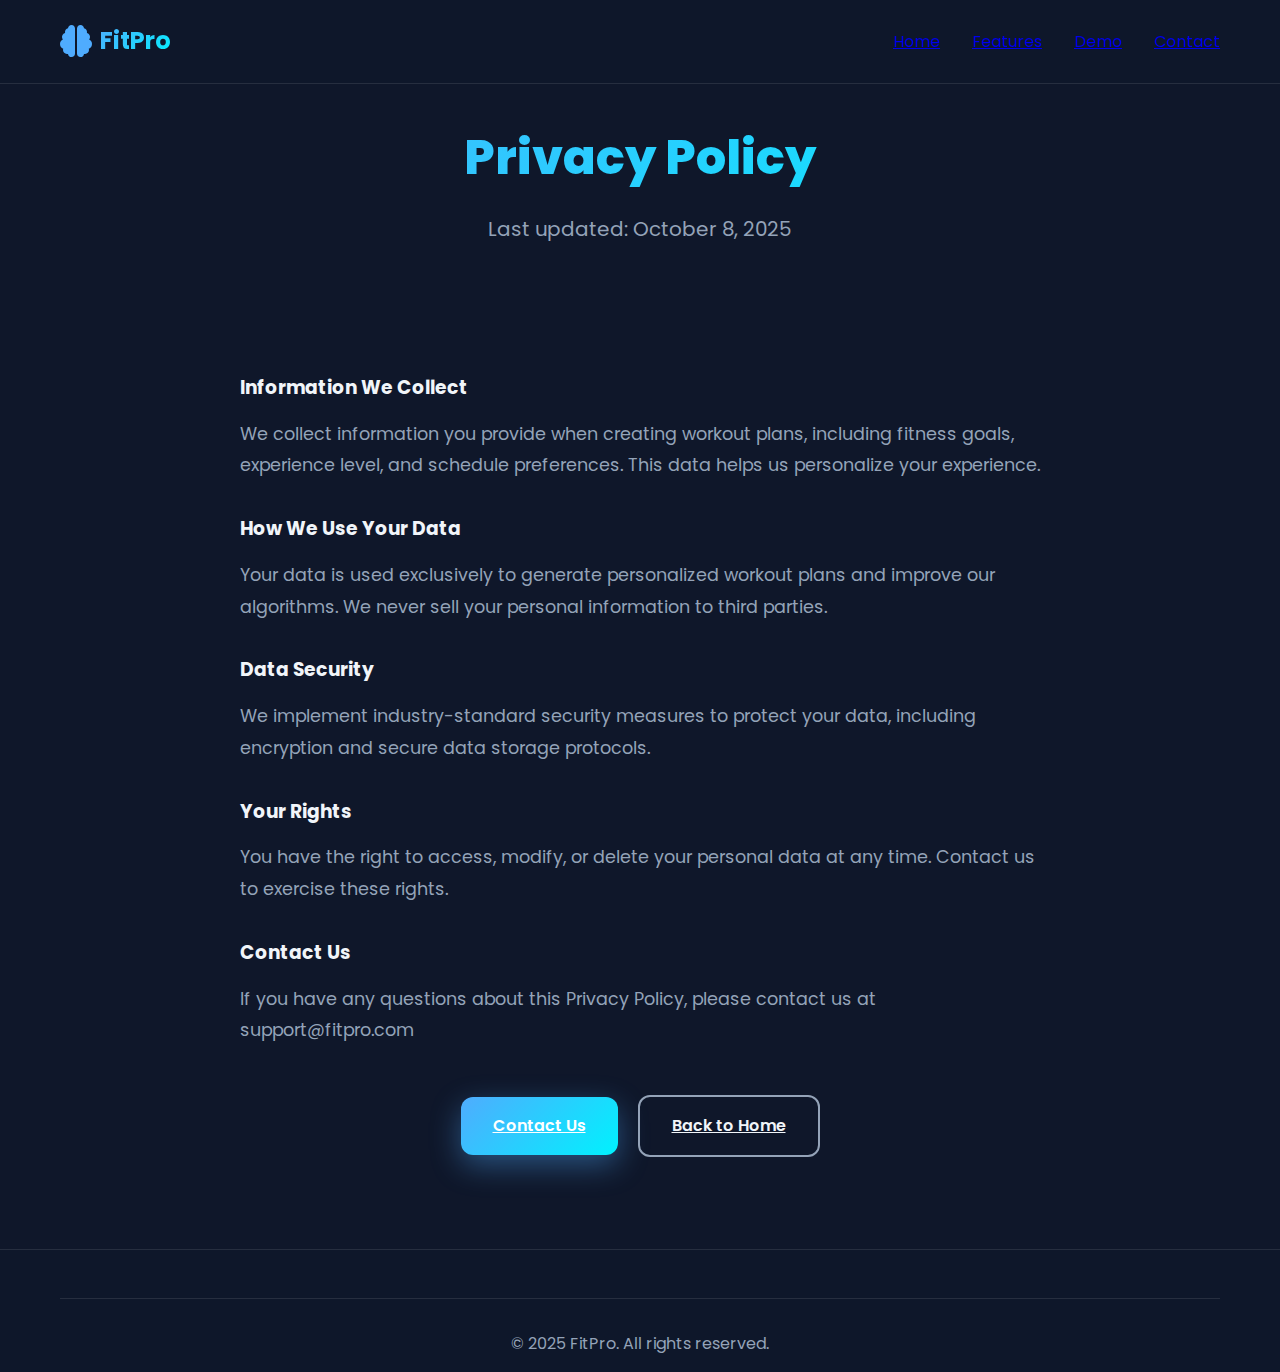
<file: privacy.html>
<!DOCTYPE html>
<html lang="en">
<head>
    <meta charset="UTF-8">
    <meta name="viewport" content="width=device-width, initial-scale=1.0">
    <title>Privacy Policy - FitPro</title>
    <link rel="icon" href="data:image/svg+xml,<svg xmlns='http://www.w3.org/2000/svg' viewBox='0 0 100 100'><text y='.9em' font-size='90'>💪</text></svg>">
    <link rel="stylesheet" href="styles.css">
    <link rel="stylesheet" href="https://cdnjs.cloudflare.com/ajax/libs/font-awesome/6.4.0/css/all.min.css">
    <link href="https://fonts.googleapis.com/css2?family=Poppins:wght@300;400;500;600;700;800&display=swap" rel="stylesheet">
</head>
<body>
    <nav class="navbar">
        <div class="container">
            <div class="nav-brand">
                <span class="logo-icon"><i class="fas fa-brain"></i></span>
                <span class="logo-text">FitPro</span>
            </div>
            <ul class="nav-menu">
                <li><a href="index.html">Home</a></li>
                <li><a href="index.html#features">Features</a></li>
                <li><a href="index.html#demo">Demo</a></li>
                <li><a href="index.html#contact">Contact</a></li>
            </ul>
        </div>
    </nav>

    <section class="page-section" style="padding: 120px 0 60px;">
        <div class="container">
            <div class="section-header">
                <h1 class="section-title">Privacy Policy</h1>
                <p class="section-subtitle">Last updated: October 8, 2025</p>
            </div>
            
            <div class="page-content" style="max-width: 800px; margin: 0 auto; padding: 2rem 0;">
                <h3 style="color: var(--text-primary); margin: 2rem 0 1rem;">Information We Collect</h3>
                <p style="color: var(--text-secondary); font-size: 1.1rem; line-height: 1.8; margin-bottom: 1.5rem;">
                    We collect information you provide when creating workout plans, including fitness goals, 
                    experience level, and schedule preferences. This data helps us personalize your experience.
                </p>
                
                <h3 style="color: var(--text-primary); margin: 2rem 0 1rem;">How We Use Your Data</h3>
                <p style="color: var(--text-secondary); font-size: 1.1rem; line-height: 1.8; margin-bottom: 1.5rem;">
                    Your data is used exclusively to generate personalized workout plans and improve our algorithms. 
                    We never sell your personal information to third parties.
                </p>
                
                <h3 style="color: var(--text-primary); margin: 2rem 0 1rem;">Data Security</h3>
                <p style="color: var(--text-secondary); font-size: 1.1rem; line-height: 1.8; margin-bottom: 1.5rem;">
                    We implement industry-standard security measures to protect your data, including encryption 
                    and secure data storage protocols.
                </p>
                
                <h3 style="color: var(--text-primary); margin: 2rem 0 1rem;">Your Rights</h3>
                <p style="color: var(--text-secondary); font-size: 1.1rem; line-height: 1.8; margin-bottom: 1.5rem;">
                    You have the right to access, modify, or delete your personal data at any time. Contact us 
                    to exercise these rights.
                </p>
                
                <h3 style="color: var(--text-primary); margin: 2rem 0 1rem;">Contact Us</h3>
                <p style="color: var(--text-secondary); font-size: 1.1rem; line-height: 1.8; margin-bottom: 1.5rem;">
                    If you have any questions about this Privacy Policy, please contact us at support@fitpro.com
                </p>
                
                <div style="text-align: center; margin-top: 3rem;">
                    <a href="index.html#contact" class="btn btn-primary">Contact Us</a>
                    <a href="index.html" class="btn btn-secondary" style="margin-left: 1rem;">Back to Home</a>
                </div>
            </div>
        </div>
    </section>

    <footer class="footer">
        <div class="container">
            <div class="footer-bottom">
                <p>&copy; 2025 FitPro. All rights reserved.</p>
            </div>
        </div>
    </footer>

    <script src="script.js"></script>
</body>
</html>
</file>
<file: styles.css>
/* Reset and Base Styles */
* {
    margin: 0;
    padding: 0;
    box-sizing: border-box;
}

:root {
    --primary-color: #6366f1;
    --secondary-color: #ec4899;
    --accent-color: #8b5cf6;
    --success-color: #10b981;
    --warning-color: #f59e0b;
    --danger-color: #ef4444;
    --dark-bg: #0f172a;
    --light-bg: #f8fafc;
    --card-bg: #1e293b;
    --text-primary: #f1f5f9;
    --text-secondary: #94a3b8;
    --gradient-1: linear-gradient(135deg, #667eea 0%, #764ba2 100%);
    --gradient-2: linear-gradient(135deg, #f093fb 0%, #f5576c 100%);
    --gradient-3: linear-gradient(135deg, #4facfe 0%, #00f2fe 100%);
    --gradient-4: linear-gradient(135deg, #43e97b 0%, #38f9d7 100%);
    --gradient-5: linear-gradient(135deg, #fa709a 0%, #fee140 100%);
}

body {
    font-family: 'Poppins', sans-serif;
    background-color: var(--dark-bg);
    color: var(--text-primary);
    overflow-x: hidden;
    line-height: 1.6;
}

.container {
    max-width: 1200px;
    margin: 0 auto;
    padding: 0 20px;
}

/* Navigation */
.navbar {
    position: fixed;
    top: 0;
    left: 0;
    right: 0;
    background: rgba(15, 23, 42, 0.95);
    backdrop-filter: blur(10px);
    z-index: 1000;
    padding: 1rem 0;
    border-bottom: 1px solid rgba(255, 255, 255, 0.1);
    animation: slideDown 0.5s ease-out;
}

@keyframes slideDown {
    from {
        transform: translateY(-100%);
        opacity: 0;
    }
    to {
        transform: translateY(0);
        opacity: 1;
    }
}

.navbar .container {
    display: flex;
    justify-content: space-between;
    align-items: center;
}

.nav-brand {
    display: flex;
    align-items: center;
    gap: 0.5rem;
    font-size: 1.5rem;
    font-weight: 700;
}

.logo-icon {
    font-size: 2rem;
    animation: rotate 3s ease-in-out infinite;
    color: #4facfe;
}

.logo-icon i {
    display: inline-block;
}

@keyframes rotate {
    0%, 100% { transform: rotate(0deg); }
    50% { transform: rotate(15deg); }
}

.logo-text {
    background: var(--gradient-3);
    -webkit-background-clip: text;
    -webkit-text-fill-color: transparent;
    background-clip: text;
}

.nav-menu {
    display: flex;
    list-style: none;
    gap: 2rem;
}

.nav-link {
    color: var(--text-secondary);
    text-decoration: none;
    font-weight: 500;
    transition: all 0.3s ease;
    position: relative;
}

.nav-link::after {
    content: '';
    position: absolute;
    bottom: -5px;
    left: 0;
    width: 0;
    height: 2px;
    background: var(--gradient-3);
    transition: width 0.3s ease;
}

.nav-link:hover {
    color: var(--text-primary);
}

.nav-link:hover::after {
    width: 100%;
}

.mobile-menu-toggle {
    display: none;
    background: none;
    border: none;
    color: var(--text-primary);
    font-size: 1.5rem;
    cursor: pointer;
}

/* Hero Section */
.hero {
    min-height: 100vh;
    display: flex;
    align-items: center;
    justify-content: center;
    position: relative;
    padding-top: 80px;
    overflow: hidden;
}

.hero-background {
    position: absolute;
    top: 0;
    left: 0;
    right: 0;
    bottom: 0;
    z-index: 0;
}

.gradient-orb {
    position: absolute;
    border-radius: 50%;
    filter: blur(80px);
    opacity: 0.6;
    animation: float 8s ease-in-out infinite;
}

.orb-1 {
    width: 500px;
    height: 500px;
    background: var(--gradient-1);
    top: -200px;
    left: -200px;
    animation-delay: 0s;
}

.orb-2 {
    width: 400px;
    height: 400px;
    background: var(--gradient-2);
    bottom: -150px;
    right: -150px;
    animation-delay: 2s;
}

.orb-3 {
    width: 350px;
    height: 350px;
    background: var(--gradient-4);
    top: 50%;
    left: 50%;
    transform: translate(-50%, -50%);
    animation-delay: 4s;
}

@keyframes float {
    0%, 100% {
        transform: translate(0, 0) scale(1);
    }
    33% {
        transform: translate(30px, -30px) scale(1.1);
    }
    66% {
        transform: translate(-20px, 20px) scale(0.9);
    }
}

.hero-content {
    position: relative;
    z-index: 1;
    display: grid;
    grid-template-columns: 1fr 1fr;
    gap: 4rem;
    align-items: center;
}

.hero-text {
    animation: fadeInUp 1s ease-out;
}

@keyframes fadeInUp {
    from {
        opacity: 0;
        transform: translateY(30px);
    }
    to {
        opacity: 1;
        transform: translateY(0);
    }
}

.hero-title {
    font-size: 4rem;
    font-weight: 800;
    line-height: 1.1;
    margin-bottom: 1.5rem;
}

.title-line {
    display: block;
    animation: slideInLeft 0.8s ease-out backwards;
}

.title-line:nth-child(1) { animation-delay: 0.2s; }
.title-line:nth-child(2) { animation-delay: 0.4s; }
.title-line:nth-child(3) { animation-delay: 0.6s; }

@keyframes slideInLeft {
    from {
        opacity: 0;
        transform: translateX(-50px);
    }
    to {
        opacity: 1;
        transform: translateX(0);
    }
}

.gradient-text {
    background: var(--gradient-5);
    -webkit-background-clip: text;
    -webkit-text-fill-color: transparent;
    background-clip: text;
    animation: gradientShift 3s ease infinite;
    background-size: 200% 200%;
}

@keyframes gradientShift {
    0%, 100% { background-position: 0% 50%; }
    50% { background-position: 100% 50%; }
}

.hero-subtitle {
    font-size: 1.25rem;
    color: var(--text-secondary);
    margin-bottom: 2rem;
    animation: fadeInUp 1s ease-out 0.8s backwards;
}

.hero-buttons {
    display: flex;
    gap: 1rem;
    margin-bottom: 3rem;
    animation: fadeInUp 1s ease-out 1s backwards;
}

.btn {
    padding: 1rem 2rem;
    border: none;
    border-radius: 12px;
    font-size: 1rem;
    font-weight: 600;
    cursor: pointer;
    transition: all 0.3s ease;
    position: relative;
    overflow: hidden;
    display: inline-flex;
    align-items: center;
    gap: 0.5rem;
}

.btn i {
    font-size: 1.1rem;
}

.btn::before {
    content: '';
    position: absolute;
    top: 50%;
    left: 50%;
    width: 0;
    height: 0;
    border-radius: 50%;
    background: rgba(255, 255, 255, 0.3);
    transform: translate(-50%, -50%);
    transition: width 0.6s, height 0.6s;
}

.btn:hover::before {
    width: 300px;
    height: 300px;
}

.btn-primary {
    background: var(--gradient-3);
    color: white;
    box-shadow: 0 10px 30px rgba(79, 172, 254, 0.4);
}

.btn-primary:hover {
    transform: translateY(-3px);
    box-shadow: 0 15px 40px rgba(79, 172, 254, 0.6);
}

.btn-secondary {
    background: transparent;
    color: var(--text-primary);
    border: 2px solid var(--text-secondary);
}

.btn-secondary:hover {
    border-color: var(--text-primary);
    transform: translateY(-3px);
}

.hero-stats {
    display: flex;
    gap: 3rem;
    animation: fadeInUp 1s ease-out 1.2s backwards;
}

.stat-item {
    display: flex;
    flex-direction: column;
}

.stat-number {
    font-size: 2.5rem;
    font-weight: 800;
    background: var(--gradient-3);
    -webkit-background-clip: text;
    -webkit-text-fill-color: transparent;
    background-clip: text;
}

.stat-label {
    font-size: 0.9rem;
    color: var(--text-secondary);
}

.hero-image {
    position: relative;
    height: 500px;
    animation: fadeIn 1s ease-out 1.4s backwards;
}

@keyframes fadeIn {
    from { opacity: 0; }
    to { opacity: 1; }
}

.floating-card {
    position: absolute;
    background: rgba(30, 41, 59, 0.8);
    backdrop-filter: blur(10px);
    border: 1px solid rgba(255, 255, 255, 0.1);
    border-radius: 16px;
    padding: 1.5rem;
    display: flex;
    align-items: center;
    gap: 1rem;
    animation: floatCard 4s ease-in-out infinite;
    box-shadow: 0 10px 30px rgba(0, 0, 0, 0.3);
    transition: transform 0.3s ease;
}

.floating-card:hover {
    transform: scale(1.05) !important;
}

.card-1 {
    top: 10%;
    left: 10%;
    animation-delay: 0s;
}

.card-2 {
    top: 30%;
    right: 5%;
    animation-delay: 1s;
}

.card-3 {
    bottom: 30%;
    left: 5%;
    animation-delay: 2s;
}

.card-4 {
    bottom: 10%;
    right: 15%;
    animation-delay: 3s;
}

@keyframes floatCard {
    0%, 100% {
        transform: translateY(0px) rotate(0deg);
    }
    50% {
        transform: translateY(-20px) rotate(2deg);
    }
}

.card-icon {
    font-size: 2rem;
    color: #4facfe;
}

.card-icon i {
    display: block;
}

.card-text {
    font-weight: 600;
    color: var(--text-primary);
}

.scroll-indicator {
    position: absolute;
    bottom: 30px;
    left: 50%;
    transform: translateX(-50%);
    animation: bounce 2s infinite;
}

@keyframes bounce {
    0%, 100% {
        transform: translateX(-50%) translateY(0);
    }
    50% {
        transform: translateX(-50%) translateY(-10px);
    }
}

.mouse {
    width: 30px;
    height: 50px;
    border: 2px solid var(--text-secondary);
    border-radius: 20px;
    position: relative;
}

.mouse::before {
    content: '';
    position: absolute;
    top: 10px;
    left: 50%;
    transform: translateX(-50%);
    width: 4px;
    height: 8px;
    background: var(--text-secondary);
    border-radius: 2px;
    animation: scroll 1.5s infinite;
}

@keyframes scroll {
    0% {
        opacity: 1;
        transform: translateX(-50%) translateY(0);
    }
    100% {
        opacity: 0;
        transform: translateX(-50%) translateY(15px);
    }
}

/* Features Section */
.features {
    padding: 6rem 0;
    background: linear-gradient(180deg, var(--dark-bg) 0%, #1e293b 100%);
}

.section-header {
    text-align: center;
    margin-bottom: 4rem;
    animation: fadeInUp 0.8s ease-out;
}

.section-title {
    font-size: 3rem;
    font-weight: 800;
    margin-bottom: 1rem;
    background: var(--gradient-3);
    -webkit-background-clip: text;
    -webkit-text-fill-color: transparent;
    background-clip: text;
}

.section-subtitle {
    font-size: 1.25rem;
    color: var(--text-secondary);
}

.features-grid {
    display: grid;
    grid-template-columns: repeat(auto-fit, minmax(300px, 1fr));
    gap: 2rem;
}

.feature-card {
    background: rgba(30, 41, 59, 0.5);
    backdrop-filter: blur(10px);
    border: 1px solid rgba(255, 255, 255, 0.1);
    border-radius: 20px;
    padding: 2rem;
    transition: all 0.4s ease;
    animation: fadeInUp 0.8s ease-out backwards;
}

.feature-card:nth-child(1) { animation-delay: 0.1s; }
.feature-card:nth-child(2) { animation-delay: 0.2s; }
.feature-card:nth-child(3) { animation-delay: 0.3s; }
.feature-card:nth-child(4) { animation-delay: 0.4s; }
.feature-card:nth-child(5) { animation-delay: 0.5s; }
.feature-card:nth-child(6) { animation-delay: 0.6s; }

.feature-card:hover {
    transform: translateY(-10px);
    border-color: rgba(79, 172, 254, 0.5);
    box-shadow: 0 20px 40px rgba(79, 172, 254, 0.2);
}

.feature-icon {
    font-size: 3rem;
    margin-bottom: 1rem;
    display: inline-block;
    animation: pulse 2s ease-in-out infinite;
    color: #4facfe;
}

.feature-icon i {
    display: block;
}

@keyframes pulse {
    0%, 100% {
        transform: scale(1);
    }
    50% {
        transform: scale(1.1);
    }
}

.feature-title {
    font-size: 1.5rem;
    font-weight: 700;
    margin-bottom: 1rem;
    color: var(--text-primary);
}

.feature-description {
    color: var(--text-secondary);
    line-height: 1.8;
}

/* How It Works Section */
.how-it-works {
    padding: 6rem 0;
    background: var(--dark-bg);
}

.steps-container {
    max-width: 900px;
    margin: 0 auto;
}

.step {
    display: grid;
    grid-template-columns: 80px 1fr 150px;
    gap: 2rem;
    align-items: center;
    margin-bottom: 2rem;
    animation: fadeInRight 0.8s ease-out backwards;
}

.step:nth-child(odd) { animation-delay: 0.2s; }
.step:nth-child(even) { animation-delay: 0.4s; }

@keyframes fadeInRight {
    from {
        opacity: 0;
        transform: translateX(-30px);
    }
    to {
        opacity: 1;
        transform: translateX(0);
    }
}

.step-number {
    width: 80px;
    height: 80px;
    border-radius: 50%;
    background: var(--gradient-3);
    display: flex;
    align-items: center;
    justify-content: center;
    font-size: 2rem;
    font-weight: 800;
    box-shadow: 0 10px 30px rgba(79, 172, 254, 0.4);
    animation: rotateIn 1s ease-out backwards;
}

@keyframes rotateIn {
    from {
        transform: rotate(-180deg) scale(0);
        opacity: 0;
    }
    to {
        transform: rotate(0) scale(1);
        opacity: 1;
    }
}

.step-content {
    background: rgba(30, 41, 59, 0.5);
    backdrop-filter: blur(10px);
    border: 1px solid rgba(255, 255, 255, 0.1);
    border-radius: 16px;
    padding: 2rem;
    transition: all 0.3s ease;
}

.step-content:hover {
    transform: translateX(10px);
    border-color: rgba(79, 172, 254, 0.5);
}

.step-title {
    font-size: 1.5rem;
    font-weight: 700;
    margin-bottom: 0.5rem;
    color: var(--text-primary);
}

.step-description {
    color: var(--text-secondary);
    line-height: 1.8;
}

.step-visual {
    display: flex;
    align-items: center;
    justify-content: center;
}

.visual-icon {
    font-size: 4rem;
    animation: bounce 2s ease-in-out infinite;
    color: #4facfe;
}

.visual-icon i {
    display: block;
}

.step-connector {
    width: 2px;
    height: 60px;
    background: linear-gradient(180deg, rgba(79, 172, 254, 0.5) 0%, transparent 100%);
    margin: 0 auto 2rem;
    margin-left: 40px;
    animation: grow 1s ease-out backwards;
}

@keyframes grow {
    from {
        height: 0;
        opacity: 0;
    }
    to {
        height: 60px;
        opacity: 1;
    }
}

/* Benefits Section */
.benefits {
    padding: 6rem 0;
    background: linear-gradient(180deg, var(--dark-bg) 0%, #1e293b 100%);
}

.benefits-content {
    display: grid;
    grid-template-columns: 1fr 1fr;
    gap: 4rem;
    align-items: center;
}

.benefits-text {
    animation: fadeInLeft 0.8s ease-out;
}

@keyframes fadeInLeft {
    from {
        opacity: 0;
        transform: translateX(-30px);
    }
    to {
        opacity: 1;
        transform: translateX(0);
    }
}

.benefit-list {
    margin-top: 2rem;
}

.benefit-item {
    display: flex;
    gap: 1.5rem;
    margin-bottom: 2rem;
    padding: 1.5rem;
    background: rgba(30, 41, 59, 0.3);
    border-radius: 12px;
    transition: all 0.3s ease;
    animation: fadeInUp 0.8s ease-out backwards;
}

.benefit-item:nth-child(1) { animation-delay: 0.2s; }
.benefit-item:nth-child(2) { animation-delay: 0.4s; }
.benefit-item:nth-child(3) { animation-delay: 0.6s; }
.benefit-item:nth-child(4) { animation-delay: 0.8s; }

.benefit-item:hover {
    transform: translateX(10px);
    background: rgba(30, 41, 59, 0.6);
}

.benefit-icon {
    font-size: 2rem;
    flex-shrink: 0;
    color: #4facfe;
}

.benefit-icon i {
    display: block;
}

.benefit-text h4 {
    font-size: 1.25rem;
    font-weight: 700;
    margin-bottom: 0.5rem;
    color: var(--text-primary);
}

.benefit-text p {
    color: var(--text-secondary);
    line-height: 1.6;
}

.benefits-visual {
    display: flex;
    justify-content: center;
    align-items: center;
    animation: fadeInRight 0.8s ease-out;
}

.phone-mockup {
    width: 300px;
    height: 600px;
    background: #1e293b;
    border-radius: 40px;
    padding: 15px;
    box-shadow: 0 30px 60px rgba(0, 0, 0, 0.5);
    position: relative;
    animation: floatPhone 4s ease-in-out infinite;
}

@keyframes floatPhone {
    0%, 100% {
        transform: translateY(0) rotate(0deg);
    }
    50% {
        transform: translateY(-20px) rotate(-2deg);
    }
}

.phone-screen {
    width: 100%;
    height: 100%;
    background: var(--dark-bg);
    border-radius: 30px;
    overflow: hidden;
}

.app-preview {
    padding: 2rem 1.5rem;
}

.app-header {
    margin-bottom: 2rem;
}

.app-title {
    font-size: 1.5rem;
    font-weight: 700;
    margin-bottom: 0.5rem;
}

.app-date {
    color: var(--text-secondary);
    font-size: 0.9rem;
}

.workout-card {
    background: var(--gradient-1);
    border-radius: 16px;
    padding: 1.5rem;
    margin-bottom: 2rem;
    animation: slideInUp 1s ease-out;
}

@keyframes slideInUp {
    from {
        opacity: 0;
        transform: translateY(20px);
    }
    to {
        opacity: 1;
        transform: translateY(0);
    }
}

.workout-title {
    font-size: 1.25rem;
    font-weight: 700;
    margin-bottom: 1rem;
}

.workout-stats {
    display: flex;
    gap: 1rem;
    font-size: 0.9rem;
}

.progress-ring {
    position: relative;
    width: 120px;
    height: 120px;
    margin: 0 auto;
}

.progress-svg {
    transform: rotate(-90deg);
}

.progress-bg {
    fill: none;
    stroke: rgba(255, 255, 255, 0.1);
    stroke-width: 8;
}

.progress-bar {
    fill: none;
    stroke: url(#gradient);
    stroke-width: 8;
    stroke-linecap: round;
    stroke-dasharray: 314;
    stroke-dashoffset: 78.5;
    animation: progressAnimation 2s ease-out;
}

@keyframes progressAnimation {
    from {
        stroke-dashoffset: 314;
    }
    to {
        stroke-dashoffset: 78.5;
    }
}

.progress-text {
    position: absolute;
    top: 50%;
    left: 50%;
    transform: translate(-50%, -50%);
    font-size: 2rem;
    font-weight: 800;
}

/* Demo Section */
.demo {
    padding: 6rem 0;
    background: var(--dark-bg);
}

.demo-container {
    display: grid;
    grid-template-columns: 1fr 1fr;
    gap: 3rem;
    margin-top: 3rem;
}

.demo-input, .demo-output {
    background: rgba(30, 41, 59, 0.5);
    backdrop-filter: blur(10px);
    border: 1px solid rgba(255, 255, 255, 0.1);
    border-radius: 20px;
    padding: 2rem;
    animation: fadeInUp 0.8s ease-out;
}

.demo-input h3, .demo-output h3 {
    font-size: 1.5rem;
    font-weight: 700;
    margin-bottom: 1.5rem;
    color: var(--text-primary);
}

.input-group {
    margin-bottom: 1.5rem;
}

.input-group label {
    display: block;
    margin-bottom: 0.5rem;
    color: var(--text-secondary);
    font-weight: 500;
}

.demo-select {
    width: 100%;
    padding: 1rem;
    background: rgba(15, 23, 42, 0.8);
    border: 1px solid rgba(255, 255, 255, 0.1);
    border-radius: 12px;
    color: var(--text-primary);
    font-size: 1rem;
    cursor: pointer;
    transition: all 0.3s ease;
}

.demo-select:focus {
    outline: none;
    border-color: rgba(79, 172, 254, 0.5);
    box-shadow: 0 0 0 3px rgba(79, 172, 254, 0.1);
}

.generate-btn {
    width: 100%;
    margin-top: 1rem;
}

.output-placeholder {
    text-align: center;
    padding: 3rem 2rem;
    color: var(--text-secondary);
}

.placeholder-icon {
    font-size: 4rem;
    margin-bottom: 1rem;
    animation: pulse 2s ease-in-out infinite;
    color: #4facfe;
}

.placeholder-icon i {
    display: block;
}

.output-result {
    animation: fadeIn 0.5s ease-out;
}

.plan-week {
    display: flex;
    flex-direction: column;
    gap: 1rem;
    margin-top: 1.5rem;
}

.plan-day {
    background: rgba(15, 23, 42, 0.8);
    border-radius: 12px;
    padding: 1.5rem;
    border-left: 4px solid;
    border-image: var(--gradient-3) 1;
    transition: all 0.3s ease;
    animation: slideInRight 0.5s ease-out backwards;
}

.plan-day:nth-child(1) { animation-delay: 0.1s; }
.plan-day:nth-child(2) { animation-delay: 0.2s; }
.plan-day:nth-child(3) { animation-delay: 0.3s; }

@keyframes slideInRight {
    from {
        opacity: 0;
        transform: translateX(20px);
    }
    to {
        opacity: 1;
        transform: translateX(0);
    }
}

.plan-day:hover {
    transform: translateX(5px);
    background: rgba(15, 23, 42, 1);
}

.day-header {
    font-weight: 700;
    color: var(--text-primary);
    margin-bottom: 0.5rem;
}

.day-workout {
    font-size: 1.25rem;
    font-weight: 600;
    margin-bottom: 0.5rem;
    background: var(--gradient-3);
    -webkit-background-clip: text;
    -webkit-text-fill-color: transparent;
    background-clip: text;
}

.day-duration {
    color: var(--text-secondary);
    font-size: 0.9rem;
}

.day-description {
    color: var(--text-secondary);
    font-size: 0.85rem;
    margin-top: 0.5rem;
    font-style: italic;
    line-height: 1.4;
}

.day-exercises {
    margin-top: 1rem;
    padding-top: 0.75rem;
    border-top: 1px solid rgba(255, 255, 255, 0.1);
}

.exercise-item {
    color: var(--text-secondary);
    font-size: 0.9rem;
    margin: 0.5rem 0;
    display: flex;
    align-items: center;
    gap: 0.5rem;
    line-height: 1.5;
}

.exercise-item i {
    color: #4facfe;
    font-size: 0.8rem;
    flex-shrink: 0;
}

.day-header i,
.day-duration i {
    margin-right: 0.5rem;
    color: #4facfe;
    font-size: 0.9rem;
}

/* Contact Section */
.contact {
    padding: 6rem 0;
    background: linear-gradient(180deg, var(--dark-bg) 0%, #1e293b 100%);
}

.contact-content {
    display: grid;
    grid-template-columns: 1fr 1fr;
    gap: 3rem;
    margin-top: 3rem;
    align-items: start;
}

.contact-form {
    animation: fadeInLeft 0.8s ease-out;
    display: flex;
    flex-direction: column;
    height: 100%;
}

.form-row {
    display: grid;
    grid-template-columns: 1fr 1fr;
    gap: 1rem;
    margin-bottom: 1rem;
}

.form-input, .form-textarea {
    width: 100%;
    padding: 1rem;
    background: rgba(30, 41, 59, 0.5);
    border: 1px solid rgba(255, 255, 255, 0.1);
    border-radius: 12px;
    color: var(--text-primary);
    font-size: 1rem;
    font-family: 'Poppins', sans-serif;
    transition: all 0.3s ease;
}

.form-input:focus, .form-textarea:focus {
    outline: none;
    border-color: rgba(79, 172, 254, 0.5);
    box-shadow: 0 0 0 3px rgba(79, 172, 254, 0.1);
}

.form-textarea {
    min-height: 200px;
    resize: vertical;
    margin-bottom: 1.5rem;
    flex-grow: 1;
}

.contact-info {
    display: grid;
    grid-template-columns: 1fr;
    gap: 1.5rem;
    animation: fadeInRight 0.8s ease-out;
}

.info-card {
    background: rgba(30, 41, 59, 0.5);
    backdrop-filter: blur(10px);
    border: 1px solid rgba(255, 255, 255, 0.1);
    border-radius: 16px;
    padding: 1.75rem;
    text-align: center;
    transition: all 0.3s ease;
    animation: fadeInUp 0.8s ease-out backwards;
}

.info-card:nth-child(1) { animation-delay: 0.2s; }
.info-card:nth-child(2) { animation-delay: 0.4s; }
.info-card:nth-child(3) { animation-delay: 0.6s; }

.info-card:hover {
    transform: translateY(-5px);
    border-color: rgba(79, 172, 254, 0.5);
    box-shadow: 0 10px 30px rgba(79, 172, 254, 0.2);
}

.info-icon {
    font-size: 2.5rem;
    margin-bottom: 0.75rem;
    color: #4facfe;
}

.info-icon i {
    display: block;
}

.info-card h4 {
    font-size: 1.1rem;
    font-weight: 700;
    margin-bottom: 0.5rem;
    color: var(--text-primary);
}

.info-card p {
    color: var(--text-secondary);
    font-size: 0.95rem;
}

/* Footer */
.footer {
    background: rgba(15, 23, 42, 0.95);
    padding: 3rem 0 1rem;
    border-top: 1px solid rgba(255, 255, 255, 0.1);
}

.footer-content {
    display: flex;
    justify-content: space-between;
    gap: 4rem;
    margin-bottom: 2rem;
    align-items: start;
}

.footer-links {
    display: flex;
    gap: 4rem;
}

.footer-brand {
    max-width: 350px;
}

.footer-brand p {
    color: var(--text-secondary);
    margin-top: 1rem;
    line-height: 1.6;
    font-size: 0.95rem;
}

.footer-logo {
    display: flex;
    align-items: center;
    gap: 0.5rem;
    font-size: 1.5rem;
    font-weight: 700;
    margin-bottom: 1rem;
}

.footer-column h4 {
    font-size: 1.15rem;
    font-weight: 700;
    margin-bottom: 1.25rem;
    color: var(--text-primary);
}

.footer-column a {
    display: block;
    color: var(--text-secondary);
    text-decoration: none;
    margin-bottom: 0.75rem;
    transition: all 0.3s ease;
    font-size: 0.95rem;
}

.footer-column a:hover {
    color: var(--text-primary);
    transform: translateX(5px);
}

.footer-bottom {
    text-align: center;
    padding-top: 2rem;
    border-top: 1px solid rgba(255, 255, 255, 0.1);
    color: var(--text-secondary);
}

/* Responsive Design */
@media (max-width: 968px) {
    .nav-menu {
        display: none;
    }
    
    .mobile-menu-toggle {
        display: block;
    }
    
    .hero-content {
        grid-template-columns: 1fr;
        text-align: center;
    }
    
    .hero-title {
        font-size: 3rem;
    }
    
    .hero-image {
        display: none;
    }
    
    .hero-buttons {
        justify-content: center;
    }
    
    .hero-stats {
        justify-content: center;
    }
    
    .features-grid {
        grid-template-columns: 1fr;
    }
    
    .step {
        grid-template-columns: 60px 1fr;
        gap: 1rem;
    }
    
    .step-visual {
        display: none;
    }
    
    .benefits-content {
        grid-template-columns: 1fr;
    }
    
    .phone-mockup {
        width: 250px;
        height: 500px;
    }
    
    .demo-container {
        grid-template-columns: 1fr;
    }
    
    .contact-content {
        grid-template-columns: 1fr;
    }
    
    .form-row {
        grid-template-columns: 1fr;
    }
    
    .footer-content {
        flex-direction: column;
        gap: 2rem;
    }
    
    .footer-links {
        flex-direction: row;
        justify-content: space-around;
        width: 100%;
        gap: 2rem;
    }
    
    .footer-brand {
        max-width: 100%;
        text-align: center;
    }
}

@media (max-width: 640px) {
    .hero-title {
        font-size: 2rem;
    }
    
    .section-title {
        font-size: 2rem;
    }
    
    .hero-stats {
        flex-direction: column;
        gap: 1rem;
    }
    
    .footer-content {
        flex-direction: column;
        text-align: center;
        gap: 2rem;
    }
    
    .footer-links {
        flex-direction: column;
        gap: 2rem;
    }
    
    .footer-brand {
        margin: 0 auto;
    }
}
</file>
